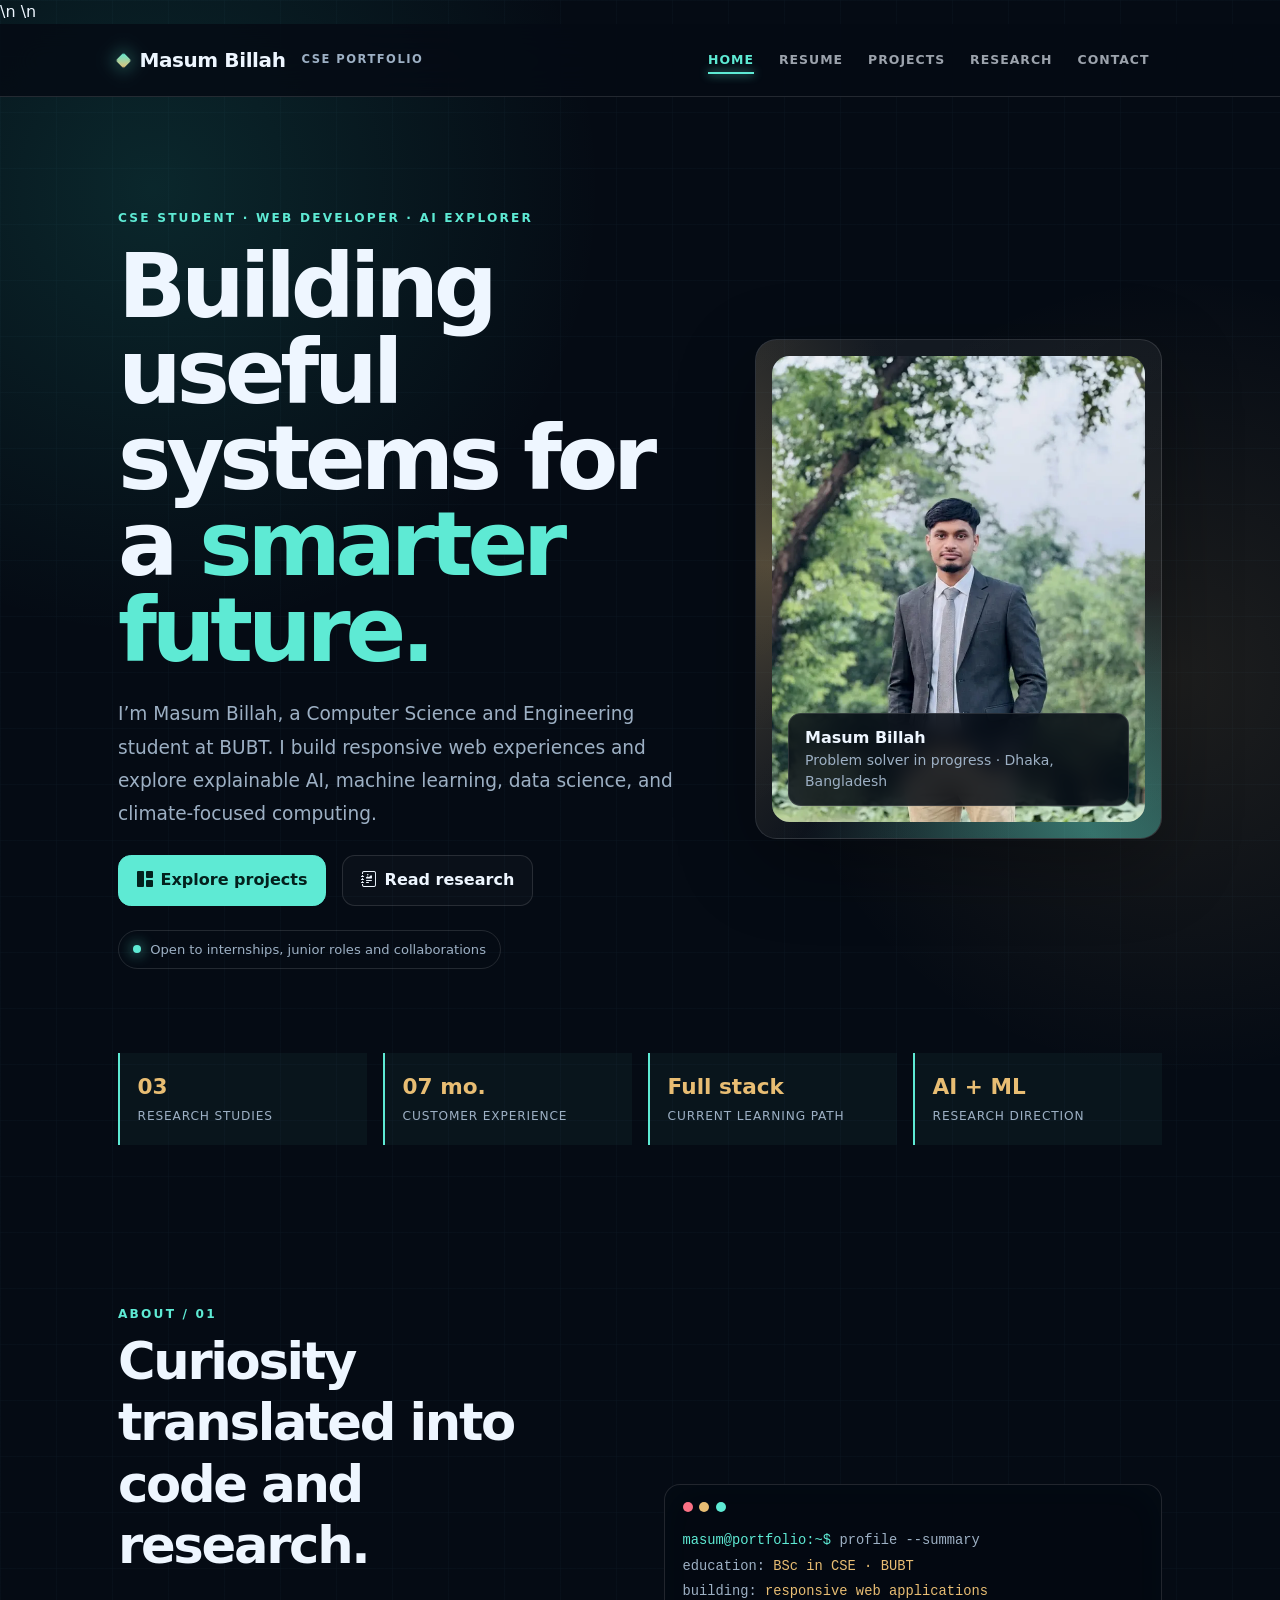
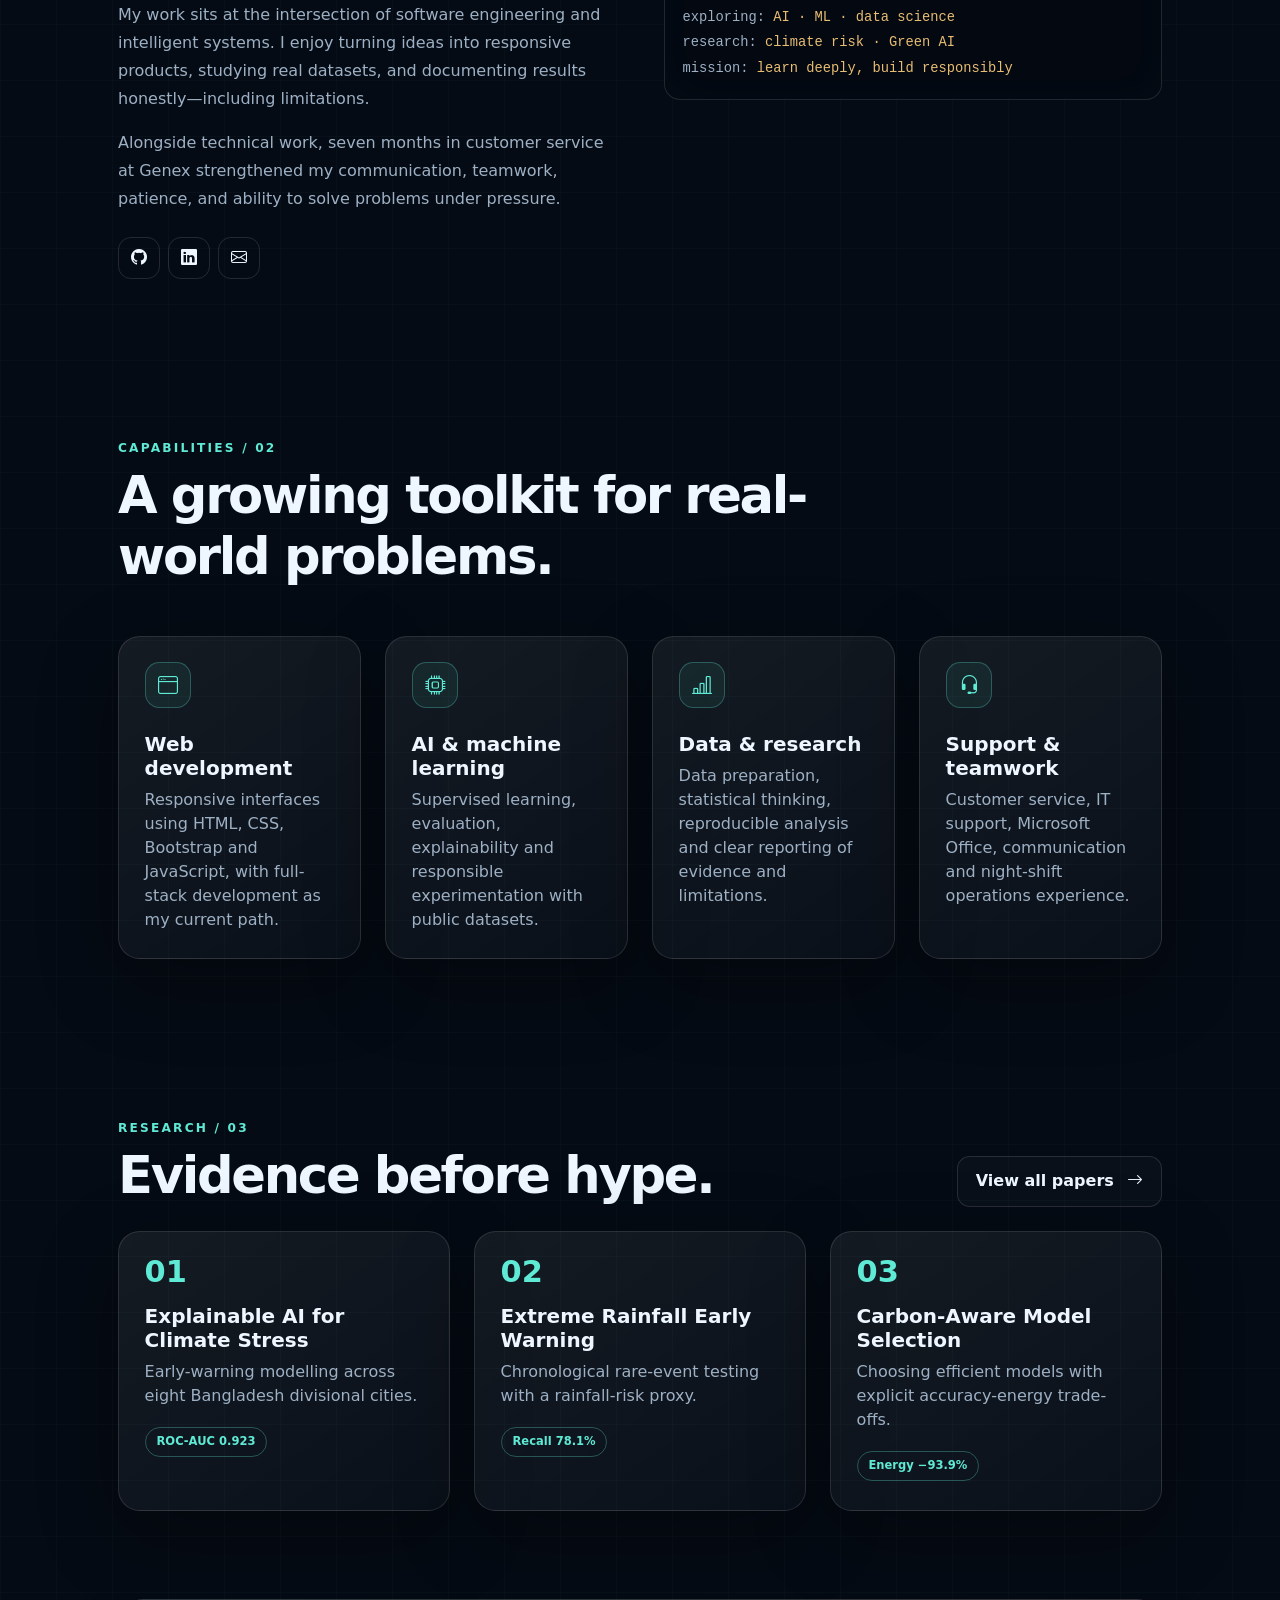
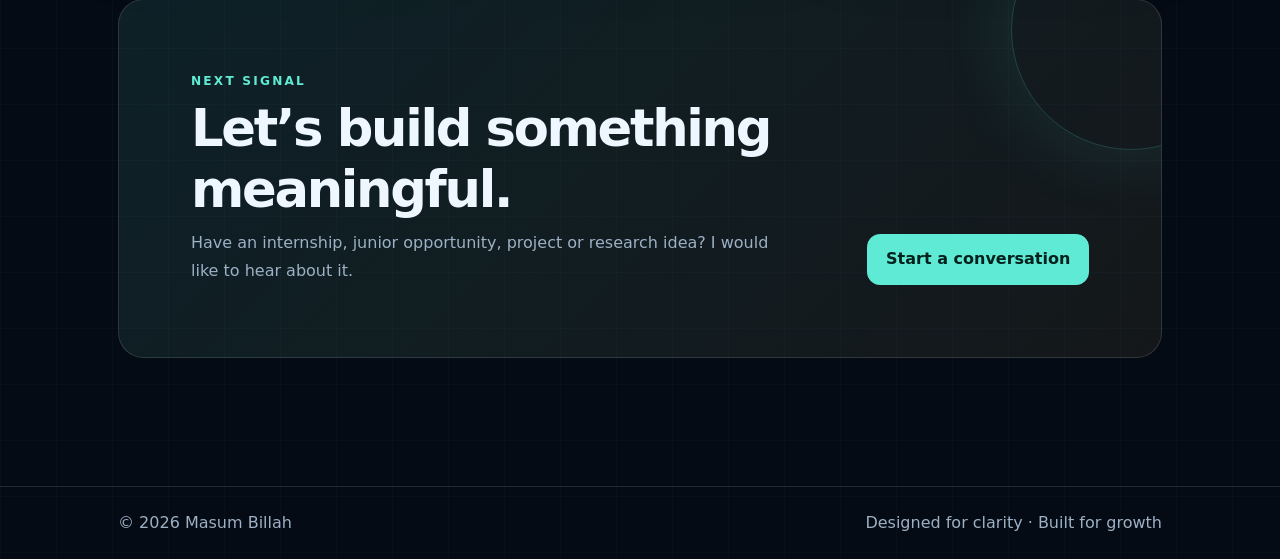
<file: index.html>
<!DOCTYPE html>
<html lang="en">
<head>
  <meta charset="UTF-8">
  <meta name="viewport" content="width=device-width, initial-scale=1.0">
  <meta name="description" content="Portfolio of Masum Billah, a CSE student, web developer, and aspiring AI and machine learning researcher.">
  <meta name="theme-color" content="#050b14">
  <meta name="author" content="Masum Billah">
  <link rel="canonical" href="https://gitwithmasum.github.io/masum-billah-portfolio/">
  <meta property="og:type" content="website">
  <meta property="og:title" content="Masum Billah | CSE, Web & AI">
  <meta property="og:description" content="Portfolio of Masum Billah, a CSE student, web developer, and aspiring AI and machine learning researcher.">
  <meta property="og:url" content="https://gitwithmasum.github.io/masum-billah-portfolio/">
  <meta property="og:image" content="https://gitwithmasum.github.io/masum-billah-portfolio/assets/images/formal-portrait.webp">
  <meta property="og:image:alt" content="Masum Billah">
  <meta name="twitter:card" content="summary_large_image">
  <title>Masum Billah | CSE, Web & AI</title>
  <link rel="icon" type="image/x-icon" href="assets/images/favicon.ico">
  <link rel="stylesheet" href="assets/css/bootstrap.css">
  <link rel="stylesheet" href="assets/css/portfolio.css">
  <link rel="preconnect" href="https://cdn.jsdelivr.net" crossorigin>\n  <link href="https://cdn.jsdelivr.net/npm/bootstrap-icons@1.8.1/font/bootstrap-icons.css" rel="stylesheet">
  <script type="application/ld+json">
  {
    "@context": "https://schema.org",
    "@type": "Person",
    "name": "Masum Billah",
    "url": "https://gitwithmasum.github.io/masum-billah-portfolio/",
    "image": "https://gitwithmasum.github.io/masum-billah-portfolio/assets/images/formal-portrait.webp",
    "jobTitle": "CSE Student and Web Developer",
    "sameAs": [
      "https://github.com/gitwithmasum",
      "https://www.linkedin.com/in/masumtheinvincible/"
    ],
    "knowsAbout": [
      "Web Development",
      "Artificial Intelligence",
      "Machine Learning",
      "Data Science",
      "Climate Risk Research"
    ]
  }
  </script>
</head>
<body>\n<a class="skip-link" href="#main-content">Skip to content</a>
<nav class="navbar site-nav navbar-expand-lg navbar-dark sticky-top py-3">
  <div class="container px-4 px-lg-5">
    <a class="navbar-brand d-flex align-items-center" href="index.html"><span class="brand-mark"></span><span>Masum Billah</span><span class="brand-label ms-3">CSE Portfolio</span></a>
    <button class="navbar-toggler" type="button" data-bs-toggle="collapse" data-bs-target="#siteNav" aria-controls="siteNav" aria-expanded="false" aria-label="Toggle navigation"><span class="navbar-toggler-icon"></span></button>
    <div class="collapse navbar-collapse" id="siteNav">
      <ul class="navbar-nav ms-auto mb-2 mb-lg-0">
        <li class="nav-item"><a class="nav-link active" aria-current="page" href="index.html">Home</a></li>
        <li class="nav-item"><a class="nav-link" href="pages/resume.html">Resume</a></li>
        <li class="nav-item"><a class="nav-link" href="pages/projects.html">Projects</a></li>
        <li class="nav-item"><a class="nav-link" href="pages/research.html">Research</a></li>
        <li class="nav-item"><a class="nav-link" href="pages/contact.html">Contact</a></li>
      </ul>
    </div>
  </div>
</nav>

<main id="main-content">
  <header class="page-hero">
    <div class="container px-4 px-lg-5">
      <div class="row g-5 align-items-center">
        <div class="col-lg-7">
          <div class="eyebrow mb-3">CSE student · Web developer · AI explorer</div>
          <h1 class="display-title mb-4">Building useful systems for a <span class="accent">smarter future.</span></h1>
          <p class="hero-copy mb-4">I’m Masum Billah, a Computer Science and Engineering student at BUBT. I build responsive web experiences and explore explainable AI, machine learning, data science, and climate-focused computing.</p>
          <div class="d-flex flex-wrap gap-3 mb-4">
            <a class="btn btn-primary-future" href="pages/projects.html"><i class="bi bi-grid-1x2-fill me-2"></i>Explore projects</a>
            <a class="btn btn-outline-future" href="pages/research.html"><i class="bi bi-journal-richtext me-2"></i>Read research</a>
          </div>
          <div class="status-chip"><span class="status-dot"></span>Open to internships, junior roles and collaborations</div>
        </div>
        <div class="col-lg-5">
          <div class="profile-frame glass-card">
            <img src="assets/images/formal-portrait.webp" alt="Portrait of Masum Billah" decoding="async" fetchpriority="high">
            <div class="profile-label"><strong>Masum Billah</strong><div class="muted small">Problem solver in progress · Dhaka, Bangladesh</div></div>
          </div>
        </div>
      </div>
    </div>
  </header>

  <section class="section-space pt-2" aria-labelledby="signal-heading">
    <div class="container px-4 px-lg-5">
      <h2 class="visually-hidden" id="signal-heading">Profile highlights</h2>
      <div class="row g-3">
        <div class="col-6 col-lg-3"><div class="stat"><strong>03</strong><span>Research studies</span></div></div>
        <div class="col-6 col-lg-3"><div class="stat"><strong>07 mo.</strong><span>Customer experience</span></div></div>
        <div class="col-6 col-lg-3"><div class="stat"><strong>Full stack</strong><span>Current learning path</span></div></div>
        <div class="col-6 col-lg-3"><div class="stat"><strong>AI + ML</strong><span>Research direction</span></div></div>
      </div>
    </div>
  </section>

  <section class="section-space" id="about" aria-labelledby="about-heading">
    <div class="container px-4 px-lg-5">
      <div class="row g-5 align-items-center">
        <div class="col-lg-6">
          <div class="eyebrow mb-2">About / 01</div>
          <h2 class="section-heading mb-4" id="about-heading">Curiosity translated into code and research.</h2>
          <p class="section-copy">My work sits at the intersection of software engineering and intelligent systems. I enjoy turning ideas into responsive products, studying real datasets, and documenting results honestly—including limitations.</p>
          <p class="section-copy">Alongside technical work, seven months in customer service at Genex strengthened my communication, teamwork, patience, and ability to solve problems under pressure.</p>
          <div class="d-flex gap-2 mt-4">
            <a class="social-link" href="https://github.com/gitwithmasum" target="_blank" rel="noopener" aria-label="GitHub"><i class="bi bi-github"></i></a>
            <a class="social-link" href="https://www.linkedin.com/in/masumtheinvincible/" target="_blank" rel="noopener" aria-label="LinkedIn"><i class="bi bi-linkedin"></i></a>
            <a class="social-link" href="mailto:masumtheinvincible@gmail.com" aria-label="Email"><i class="bi bi-envelope"></i></a>
          </div>
        </div>
        <div class="col-lg-6">
          <div class="terminal">
            <div class="terminal-top"><span class="terminal-dot"></span><span class="terminal-dot"></span><span class="terminal-dot"></span></div>
            <div class="terminal-line"><span class="prompt">masum@portfolio:~$</span> profile --summary</div>
            <div class="terminal-line">education: <span class="value">BSc in CSE · BUBT</span></div>
            <div class="terminal-line">building: <span class="value">responsive web applications</span></div>
            <div class="terminal-line">exploring: <span class="value">AI · ML · data science</span></div>
            <div class="terminal-line">research: <span class="value">climate risk · Green AI</span></div>
            <div class="terminal-line">mission: <span class="value">learn deeply, build responsibly</span></div>
          </div>
        </div>
      </div>
    </div>
  </section>

  <section class="section-space" aria-labelledby="capabilities-heading">
    <div class="container px-4 px-lg-5">
      <div class="eyebrow mb-2">Capabilities / 02</div>
      <h2 class="section-heading mb-5" id="capabilities-heading">A growing toolkit for real-world problems.</h2>
      <div class="row g-4">
        <div class="col-md-6 col-xl-3"><article class="feature-card"><span class="card-icon mb-4"><i class="bi bi-window"></i></span><h3 class="h5 fw-bold">Web development</h3><p class="muted mb-0">Responsive interfaces using HTML, CSS, Bootstrap and JavaScript, with full-stack development as my current path.</p></article></div>
        <div class="col-md-6 col-xl-3"><article class="feature-card"><span class="card-icon mb-4"><i class="bi bi-cpu"></i></span><h3 class="h5 fw-bold">AI & machine learning</h3><p class="muted mb-0">Supervised learning, evaluation, explainability and responsible experimentation with public datasets.</p></article></div>
        <div class="col-md-6 col-xl-3"><article class="feature-card"><span class="card-icon mb-4"><i class="bi bi-bar-chart-line"></i></span><h3 class="h5 fw-bold">Data & research</h3><p class="muted mb-0">Data preparation, statistical thinking, reproducible analysis and clear reporting of evidence and limitations.</p></article></div>
        <div class="col-md-6 col-xl-3"><article class="feature-card"><span class="card-icon mb-4"><i class="bi bi-headset"></i></span><h3 class="h5 fw-bold">Support & teamwork</h3><p class="muted mb-0">Customer service, IT support, Microsoft Office, communication and night-shift operations experience.</p></article></div>
      </div>
    </div>
  </section>

  <section class="section-space" aria-labelledby="research-heading">
    <div class="container px-4 px-lg-5">
      <div class="d-flex flex-column flex-lg-row justify-content-between align-items-lg-end gap-3 mb-4">
        <div><div class="eyebrow mb-2">Research / 03</div><h2 class="section-heading mb-0" id="research-heading">Evidence before hype.</h2></div>
        <a class="btn btn-outline-future" href="pages/research.html">View all papers <i class="bi bi-arrow-right ms-2"></i></a>
      </div>
      <div class="row g-4">
        <div class="col-lg-4"><article class="paper-card"><div class="card-number">01</div><h3 class="h5 fw-bold mt-3">Explainable AI for Climate Stress</h3><p class="muted">Early-warning modelling across eight Bangladesh divisional cities.</p><span class="tag">ROC-AUC 0.923</span></article></div>
        <div class="col-lg-4"><article class="paper-card"><div class="card-number">02</div><h3 class="h5 fw-bold mt-3">Extreme Rainfall Early Warning</h3><p class="muted">Chronological rare-event testing with a rainfall-risk proxy.</p><span class="tag">Recall 78.1%</span></article></div>
        <div class="col-lg-4"><article class="paper-card"><div class="card-number">03</div><h3 class="h5 fw-bold mt-3">Carbon-Aware Model Selection</h3><p class="muted">Choosing efficient models with explicit accuracy-energy trade-offs.</p><span class="tag">Energy −93.9%</span></article></div>
      </div>
    </div>
  </section>

  <section class="section-space pt-2">
    <div class="container px-4 px-lg-5">
      <div class="cta-panel">
        <div class="eyebrow mb-2">Next signal</div>
        <div class="row align-items-end g-4 position-relative" style="z-index:1">
          <div class="col-lg-8"><h2 class="section-heading mb-2">Let’s build something meaningful.</h2><p class="section-copy mb-0">Have an internship, junior opportunity, project or research idea? I would like to hear about it.</p></div>
          <div class="col-lg-4 text-lg-end"><a class="btn btn-primary-future" href="pages/contact.html">Start a conversation</a></div>
        </div>
      </div>
    </div>
  </section>
</main>

<footer class="site-footer py-4 mt-5">
  <div class="container px-4 px-lg-5 d-flex flex-column flex-sm-row justify-content-between gap-2"><span>&copy; 2026 Masum Billah</span><span>Designed for clarity · Built for growth</span></div>
</footer>
<script src="assets/js/bootstrap.bundle.js"></script>
</body>
</html>
</file>
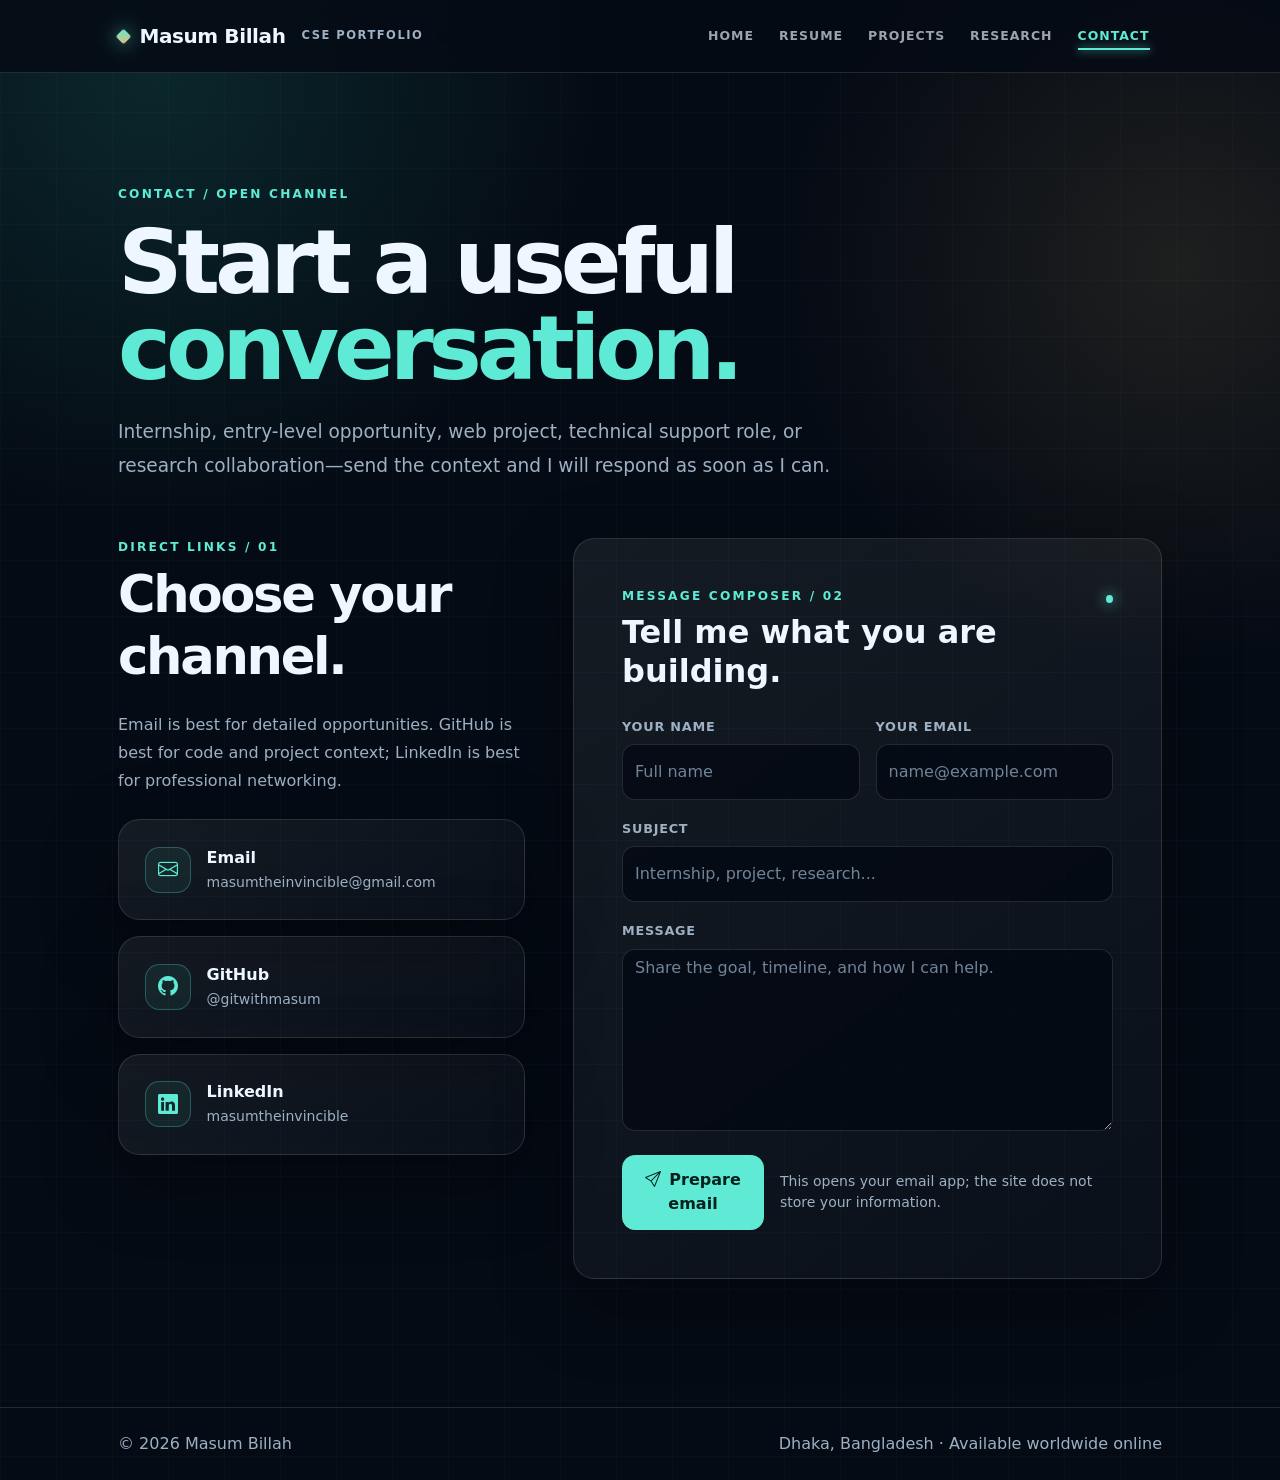
<file: contact.html>
<!DOCTYPE html>
<html lang="en">
<head>
  <meta charset="UTF-8">
  <meta name="viewport" content="width=device-width, initial-scale=1.0">
  <meta name="description" content="Contact Masum Billah for internships, junior roles, web projects, and research collaboration.">
  <title>Contact | Masum Billah</title>
  <link rel="icon" type="image/x-icon" href="assets/favicon.ico">
  <link rel="stylesheet" href="./bootstrap.css">
  <link rel="stylesheet" href="./portfolio.css">
  <link href="https://cdn.jsdelivr.net/npm/bootstrap-icons@1.8.1/font/bootstrap-icons.css" rel="stylesheet">
</head>
<body>
<nav class="navbar site-nav navbar-expand-lg navbar-dark sticky-top py-3">
  <div class="container px-4 px-lg-5">
    <a class="navbar-brand d-flex align-items-center" href="index.html"><span class="brand-mark"></span><span>Masum Billah</span><span class="brand-label ms-3">CSE Portfolio</span></a>
    <button class="navbar-toggler" type="button" data-bs-toggle="collapse" data-bs-target="#siteNav" aria-controls="siteNav" aria-expanded="false" aria-label="Toggle navigation"><span class="navbar-toggler-icon"></span></button>
    <div class="collapse navbar-collapse" id="siteNav"><ul class="navbar-nav ms-auto mb-2 mb-lg-0">
      <li class="nav-item"><a class="nav-link" href="index.html">Home</a></li><li class="nav-item"><a class="nav-link" href="resume.html">Resume</a></li><li class="nav-item"><a class="nav-link" href="projects.html">Projects</a></li><li class="nav-item"><a class="nav-link" href="research.html">Research</a></li><li class="nav-item"><a class="nav-link active" aria-current="page" href="contact.html">Contact</a></li>
    </ul></div>
  </div>
</nav>

<main>
  <header class="page-hero compact">
    <div class="container px-4 px-lg-5">
      <div class="eyebrow mb-3">Contact / open channel</div>
      <h1 class="display-title mb-4">Start a useful <span class="accent">conversation.</span></h1>
      <p class="hero-copy mb-0">Internship, entry-level opportunity, web project, technical support role, or research collaboration—send the context and I will respond as soon as I can.</p>
    </div>
  </header>

  <section class="section-space pt-2" aria-labelledby="contact-heading">
    <div class="container px-4 px-lg-5">
      <div class="row g-4 g-lg-5">
        <div class="col-lg-5">
          <div class="eyebrow mb-2">Direct links / 01</div>
          <h2 class="section-heading h1 mb-4" id="contact-heading">Choose your channel.</h2>
          <p class="section-copy mb-4">Email is best for detailed opportunities. GitHub is best for code and project context; LinkedIn is best for professional networking.</p>
          <div class="d-grid gap-3">
            <a class="contact-card contact-link" href="mailto:masumtheinvincible@gmail.com"><span class="card-icon"><i class="bi bi-envelope"></i></span><span><strong class="d-block">Email</strong><small class="muted">masumtheinvincible@gmail.com</small></span></a>
            <a class="contact-card contact-link" href="https://github.com/gitwithmasum" target="_blank" rel="noopener"><span class="card-icon"><i class="bi bi-github"></i></span><span><strong class="d-block">GitHub</strong><small class="muted">@gitwithmasum</small></span></a>
            <a class="contact-card contact-link" href="https://www.linkedin.com/in/masumtheinvincible/" target="_blank" rel="noopener"><span class="card-icon"><i class="bi bi-linkedin"></i></span><span><strong class="d-block">LinkedIn</strong><small class="muted">masumtheinvincible</small></span></a>
          </div>
        </div>
        <div class="col-lg-7">
          <div class="glass-card p-4 p-md-5">
            <div class="d-flex justify-content-between align-items-start gap-3 mb-4"><div><div class="eyebrow mb-2">Message composer / 02</div><h2 class="h2 fw-bold mb-0">Tell me what you are building.</h2></div><span class="status-dot mt-2" aria-hidden="true"></span></div>
            <form id="contactForm">
              <div class="row g-3">
                <div class="col-md-6"><label class="form-label" for="name">Your name</label><input class="form-control" id="name" name="name" type="text" placeholder="Full name" required></div>
                <div class="col-md-6"><label class="form-label" for="email">Your email</label><input class="form-control" id="email" name="email" type="email" placeholder="name@example.com" required></div>
                <div class="col-12"><label class="form-label" for="subject">Subject</label><input class="form-control" id="subject" name="subject" type="text" placeholder="Internship, project, research..." required></div>
                <div class="col-12"><label class="form-label" for="message">Message</label><textarea class="form-control" id="message" name="message" rows="7" placeholder="Share the goal, timeline, and how I can help." required></textarea></div>
                <div class="col-12 d-flex flex-column flex-sm-row align-items-sm-center gap-3 mt-4"><button class="btn btn-primary-future" type="submit"><i class="bi bi-send me-2"></i>Prepare email</button><small class="muted">This opens your email app; the site does not store your information.</small></div>
              </div>
            </form>
          </div>
        </div>
      </div>
    </div>
  </section>
</main>

<footer class="site-footer py-4 mt-5"><div class="container px-4 px-lg-5 d-flex flex-column flex-sm-row justify-content-between gap-2"><span>&copy; 2026 Masum Billah</span><span>Dhaka, Bangladesh · Available worldwide online</span></div></footer>
<script src="./bootstrap.bundle.js"></script>
<script>
  document.getElementById('contactForm').addEventListener('submit', function (event) {
    event.preventDefault();
    const data = new FormData(event.currentTarget);
    const subject = encodeURIComponent(data.get('subject'));
    const body = encodeURIComponent(`Hello Masum,\n\n${data.get('message')}\n\nFrom: ${data.get('name')}\nEmail: ${data.get('email')}`);
    window.location.href = `mailto:masumtheinvincible@gmail.com?subject=${subject}&body=${body}`;
  });
</script>
</body>
</html>
</file>
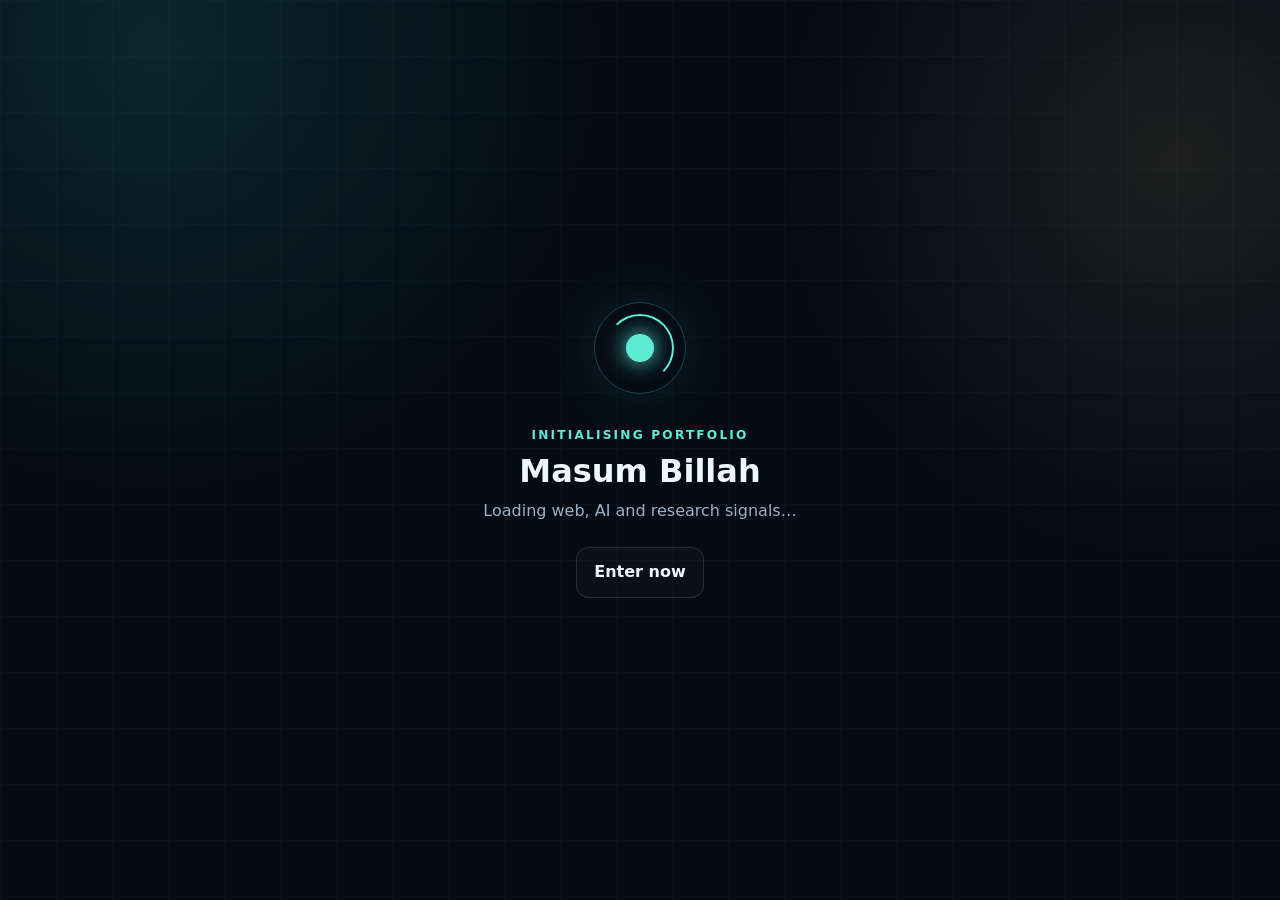
<file: loader.html>
<!DOCTYPE html>
<html lang="en">
<head>
  <meta charset="UTF-8">
  <meta name="viewport" content="width=device-width, initial-scale=1.0">
  <meta http-equiv="refresh" content="2;url=index.html">
  <meta name="description" content="Loading the portfolio of Masum Billah.">
  <title>Loading | Masum Billah</title>
  <link rel="icon" type="image/x-icon" href="assets/favicon.ico">
  <link rel="stylesheet" href="./bootstrap.css">
  <link rel="stylesheet" href="./portfolio.css">
  <style>
    .loader-screen{min-height:100vh;display:grid;place-items:center;padding:2rem;text-align:center}
    .loader-core{position:relative;width:92px;height:92px;margin:0 auto 2rem;border:1px solid rgba(94,234,212,.25);border-radius:50%;box-shadow:0 0 60px rgba(94,234,212,.12)}
    .loader-core::before,.loader-core::after{content:"";position:absolute;border-radius:50%}
    .loader-core::before{inset:11px;border:2px solid transparent;border-top-color:var(--teal);border-right-color:var(--teal);animation:spin 1.2s linear infinite}
    .loader-core::after{inset:31px;background:var(--teal);box-shadow:0 0 22px var(--teal);animation:pulse 1s ease-in-out infinite alternate}
    @keyframes spin{to{transform:rotate(360deg)}}
    @keyframes pulse{to{transform:scale(.68);opacity:.58}}
  </style>
</head>
<body>
  <main class="loader-screen">
    <div>
      <div class="loader-core" aria-hidden="true"></div>
      <div class="eyebrow mb-2">Initialising portfolio</div>
      <h1 class="h2 fw-bold mb-2">Masum Billah</h1>
      <p class="muted mb-4">Loading web, AI and research signals…</p>
      <a class="btn btn-outline-future" href="index.html">Enter now</a>
    </div>
  </main>
</body>
</html>
</file>
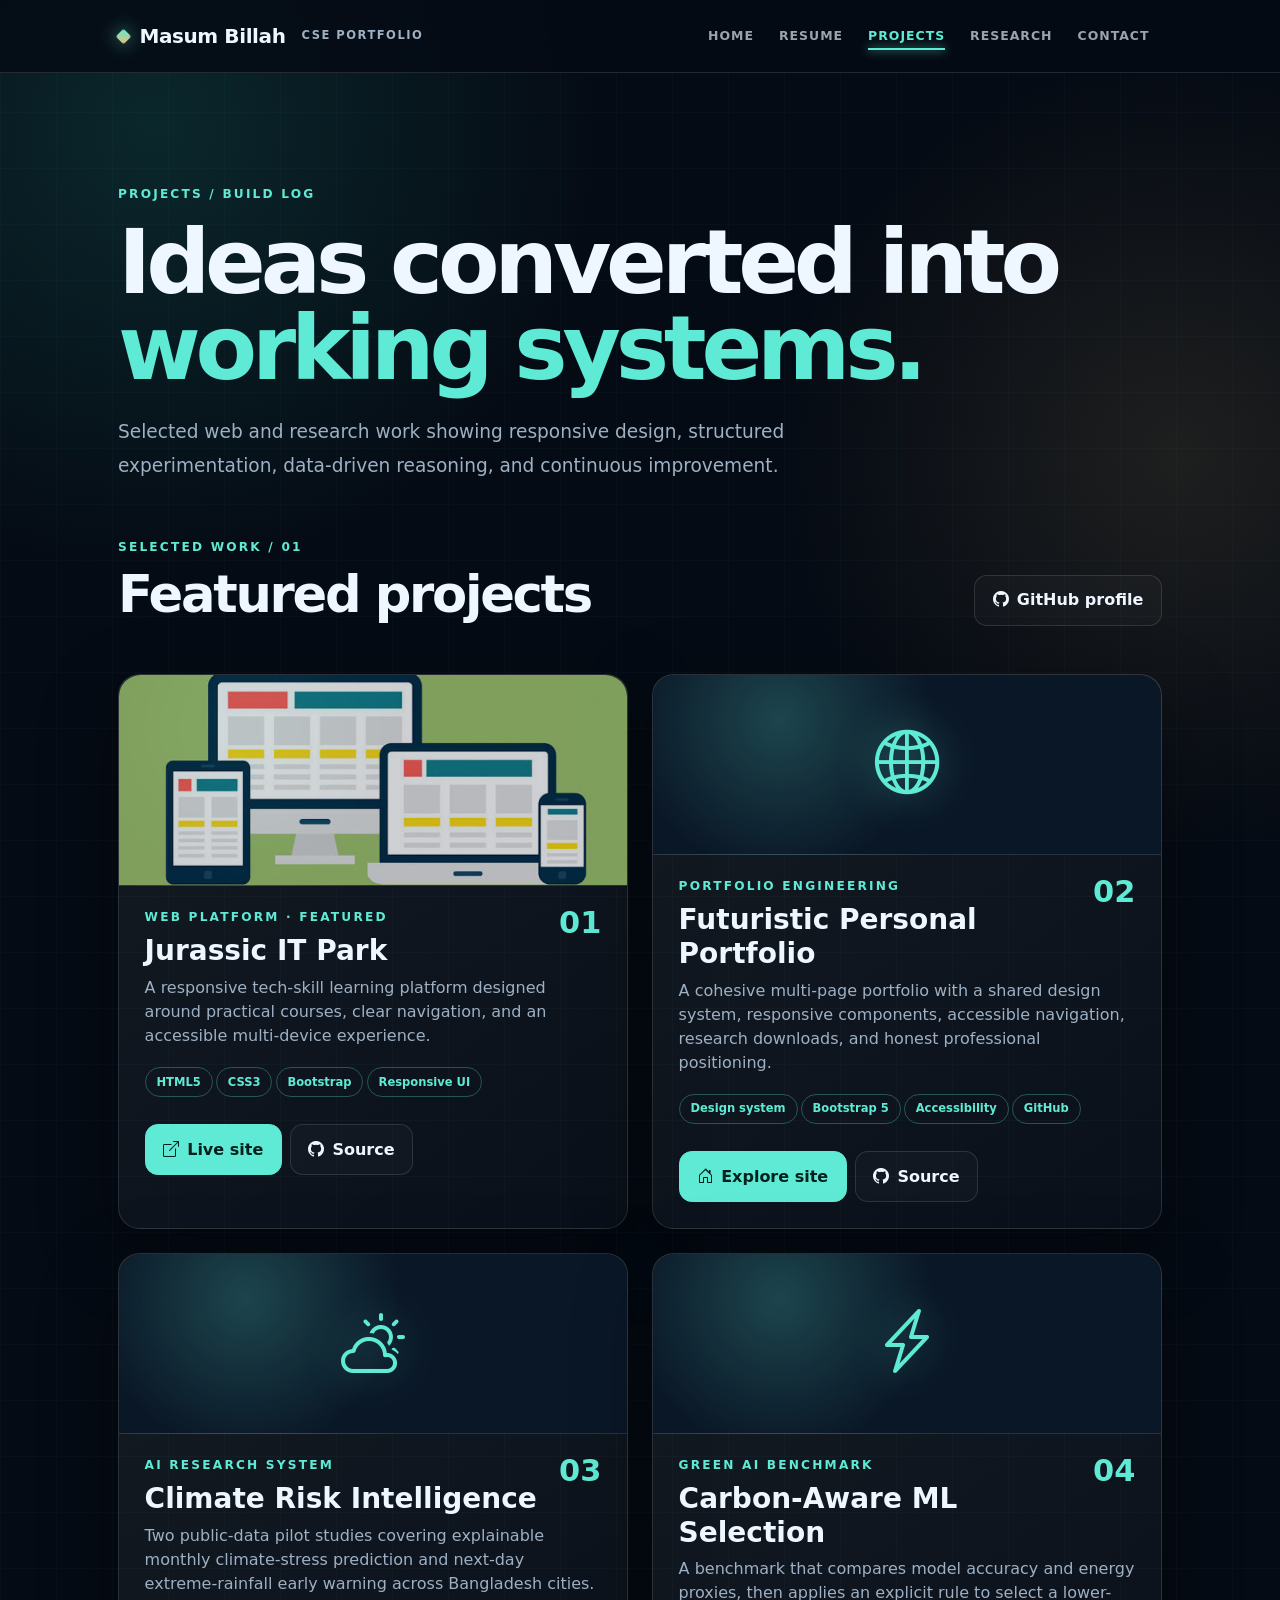
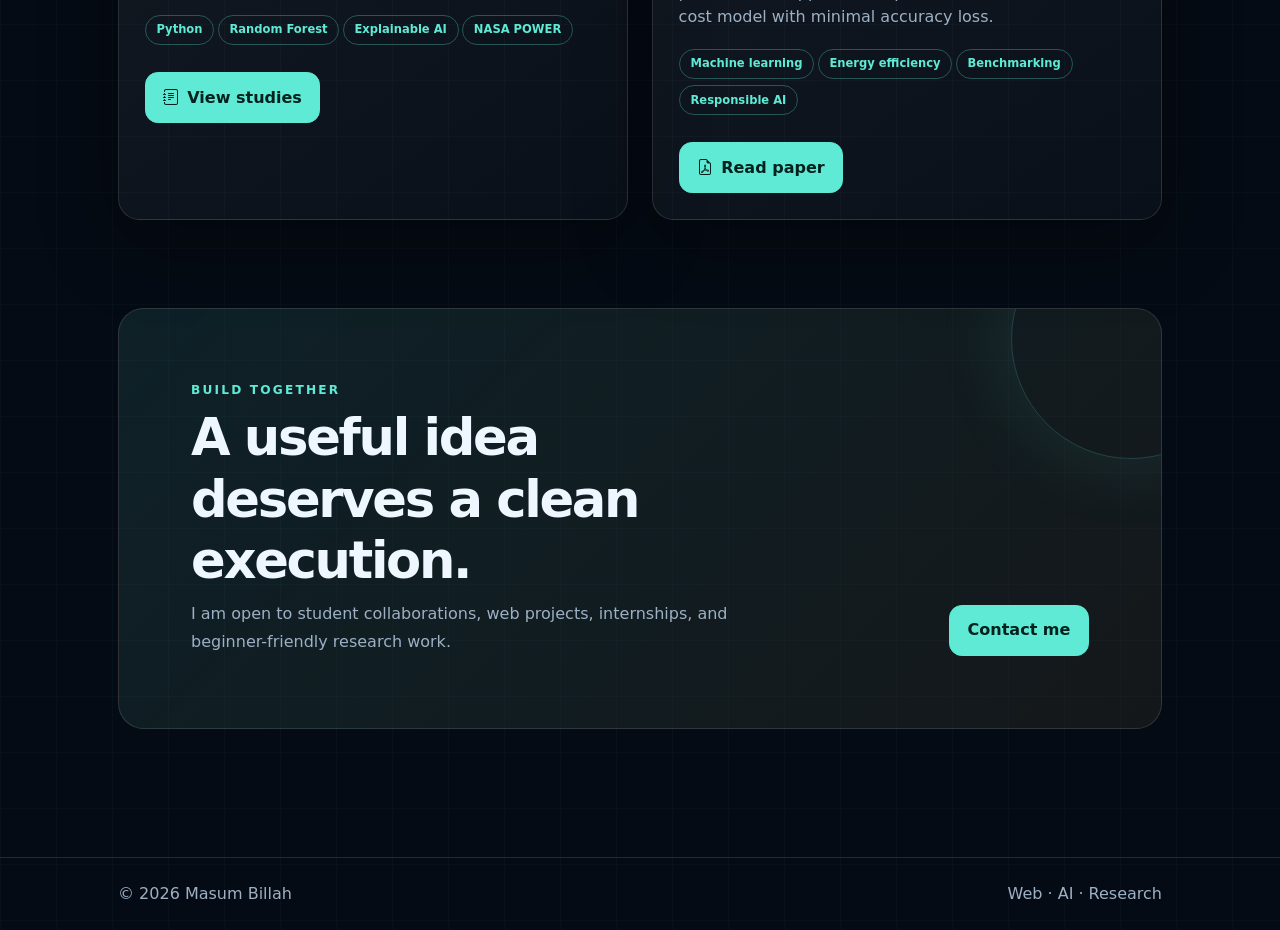
<file: projects.html>
<!DOCTYPE html>
<html lang="en">
<head>
  <meta charset="UTF-8">
  <meta name="viewport" content="width=device-width, initial-scale=1.0">
  <meta name="description" content="Web development and research projects by Masum Billah.">
  <title>Projects | Masum Billah</title>
  <link rel="icon" type="image/x-icon" href="assets/favicon.ico">
  <link rel="stylesheet" href="./bootstrap.css">
  <link rel="stylesheet" href="./portfolio.css">
  <link href="https://cdn.jsdelivr.net/npm/bootstrap-icons@1.8.1/font/bootstrap-icons.css" rel="stylesheet">
</head>
<body>
<nav class="navbar site-nav navbar-expand-lg navbar-dark sticky-top py-3">
  <div class="container px-4 px-lg-5">
    <a class="navbar-brand d-flex align-items-center" href="index.html"><span class="brand-mark"></span><span>Masum Billah</span><span class="brand-label ms-3">CSE Portfolio</span></a>
    <button class="navbar-toggler" type="button" data-bs-toggle="collapse" data-bs-target="#siteNav" aria-controls="siteNav" aria-expanded="false" aria-label="Toggle navigation"><span class="navbar-toggler-icon"></span></button>
    <div class="collapse navbar-collapse" id="siteNav"><ul class="navbar-nav ms-auto mb-2 mb-lg-0">
      <li class="nav-item"><a class="nav-link" href="index.html">Home</a></li><li class="nav-item"><a class="nav-link" href="resume.html">Resume</a></li><li class="nav-item"><a class="nav-link active" aria-current="page" href="projects.html">Projects</a></li><li class="nav-item"><a class="nav-link" href="research.html">Research</a></li><li class="nav-item"><a class="nav-link" href="contact.html">Contact</a></li>
    </ul></div>
  </div>
</nav>

<main>
  <header class="page-hero compact">
    <div class="container px-4 px-lg-5">
      <div class="eyebrow mb-3">Projects / build log</div>
      <h1 class="display-title mb-4">Ideas converted into <span class="accent">working systems.</span></h1>
      <p class="hero-copy mb-0">Selected web and research work showing responsive design, structured experimentation, data-driven reasoning, and continuous improvement.</p>
    </div>
  </header>

  <section class="section-space pt-2" aria-labelledby="featured-heading">
    <div class="container px-4 px-lg-5">
      <div class="d-flex flex-column flex-lg-row justify-content-between align-items-lg-end gap-3 mb-5"><div><div class="eyebrow mb-2">Selected work / 01</div><h2 class="section-heading mb-0" id="featured-heading">Featured projects</h2></div><a class="btn btn-outline-future" href="https://github.com/gitwithmasum" target="_blank" rel="noopener"><i class="bi bi-github me-2"></i>GitHub profile</a></div>
      <div class="row g-4">
        <div class="col-lg-6">
          <article class="project-card">
            <div class="project-visual"><img src="assets/gamma.jpg" alt="Jurassic IT Park learning platform preview"></div>
            <div class="d-flex justify-content-between align-items-start gap-3"><div><div class="eyebrow mb-2">Web platform · Featured</div><h3 class="h3 fw-bold">Jurassic IT Park</h3></div><span class="card-number">01</span></div>
            <p class="muted">A responsive tech-skill learning platform designed around practical courses, clear navigation, and an accessible multi-device experience.</p>
            <div class="mb-4"><span class="tag">HTML5</span><span class="tag">CSS3</span><span class="tag">Bootstrap</span><span class="tag">Responsive UI</span></div>
            <div class="d-flex flex-wrap gap-2"><a class="btn btn-primary-future" href="https://gitwithmasum.github.io/Jurassic-IT-Park/" target="_blank" rel="noopener"><i class="bi bi-box-arrow-up-right me-2"></i>Live site</a><a class="btn btn-outline-future" href="https://github.com/gitwithmasum/Jurassic-IT-Park" target="_blank" rel="noopener"><i class="bi bi-github me-2"></i>Source</a></div>
          </article>
        </div>
        <div class="col-lg-6">
          <article class="project-card">
            <div class="project-visual"><i class="bi bi-globe2 project-glyph" aria-hidden="true"></i></div>
            <div class="d-flex justify-content-between align-items-start gap-3"><div><div class="eyebrow mb-2">Portfolio engineering</div><h3 class="h3 fw-bold">Futuristic Personal Portfolio</h3></div><span class="card-number">02</span></div>
            <p class="muted">A cohesive multi-page portfolio with a shared design system, responsive components, accessible navigation, research downloads, and honest professional positioning.</p>
            <div class="mb-4"><span class="tag">Design system</span><span class="tag">Bootstrap 5</span><span class="tag">Accessibility</span><span class="tag">GitHub</span></div>
            <div class="d-flex flex-wrap gap-2"><a class="btn btn-primary-future" href="index.html"><i class="bi bi-house-door me-2"></i>Explore site</a><a class="btn btn-outline-future" href="https://github.com/gitwithmasum/Project-Alpha-1.0" target="_blank" rel="noopener"><i class="bi bi-github me-2"></i>Source</a></div>
          </article>
        </div>
        <div class="col-lg-6">
          <article class="project-card">
            <div class="project-visual"><i class="bi bi-cloud-sun project-glyph" aria-hidden="true"></i></div>
            <div class="d-flex justify-content-between align-items-start gap-3"><div><div class="eyebrow mb-2">AI research system</div><h3 class="h3 fw-bold">Climate Risk Intelligence</h3></div><span class="card-number">03</span></div>
            <p class="muted">Two public-data pilot studies covering explainable monthly climate-stress prediction and next-day extreme-rainfall early warning across Bangladesh cities.</p>
            <div class="mb-4"><span class="tag">Python</span><span class="tag">Random Forest</span><span class="tag">Explainable AI</span><span class="tag">NASA POWER</span></div>
            <a class="btn btn-primary-future" href="research.html"><i class="bi bi-journal-text me-2"></i>View studies</a>
          </article>
        </div>
        <div class="col-lg-6">
          <article class="project-card">
            <div class="project-visual"><i class="bi bi-lightning-charge project-glyph" aria-hidden="true"></i></div>
            <div class="d-flex justify-content-between align-items-start gap-3"><div><div class="eyebrow mb-2">Green AI benchmark</div><h3 class="h3 fw-bold">Carbon-Aware ML Selection</h3></div><span class="card-number">04</span></div>
            <p class="muted">A benchmark that compares model accuracy and energy proxies, then applies an explicit rule to select a lower-cost model with minimal accuracy loss.</p>
            <div class="mb-4"><span class="tag">Machine learning</span><span class="tag">Energy efficiency</span><span class="tag">Benchmarking</span><span class="tag">Responsible AI</span></div>
            <a class="btn btn-primary-future" href="research/03_Carbon_Aware_AI_Model_Selection_Pilot_Study.pdf" target="_blank" rel="noopener"><i class="bi bi-file-earmark-pdf me-2"></i>Read paper</a>
          </article>
        </div>
      </div>
    </div>
  </section>

  <section class="section-space pt-2"><div class="container px-4 px-lg-5"><div class="cta-panel"><div class="row align-items-end g-4 position-relative" style="z-index:1"><div class="col-lg-8"><div class="eyebrow mb-2">Build together</div><h2 class="section-heading mb-2">A useful idea deserves a clean execution.</h2><p class="section-copy mb-0">I am open to student collaborations, web projects, internships, and beginner-friendly research work.</p></div><div class="col-lg-4 text-lg-end"><a class="btn btn-primary-future" href="contact.html">Contact me</a></div></div></div></div></section>
</main>

<footer class="site-footer py-4 mt-5"><div class="container px-4 px-lg-5 d-flex flex-column flex-sm-row justify-content-between gap-2"><span>&copy; 2026 Masum Billah</span><span>Web · AI · Research</span></div></footer>
<script src="./bootstrap.bundle.js"></script>
</body>
</html>
</file>
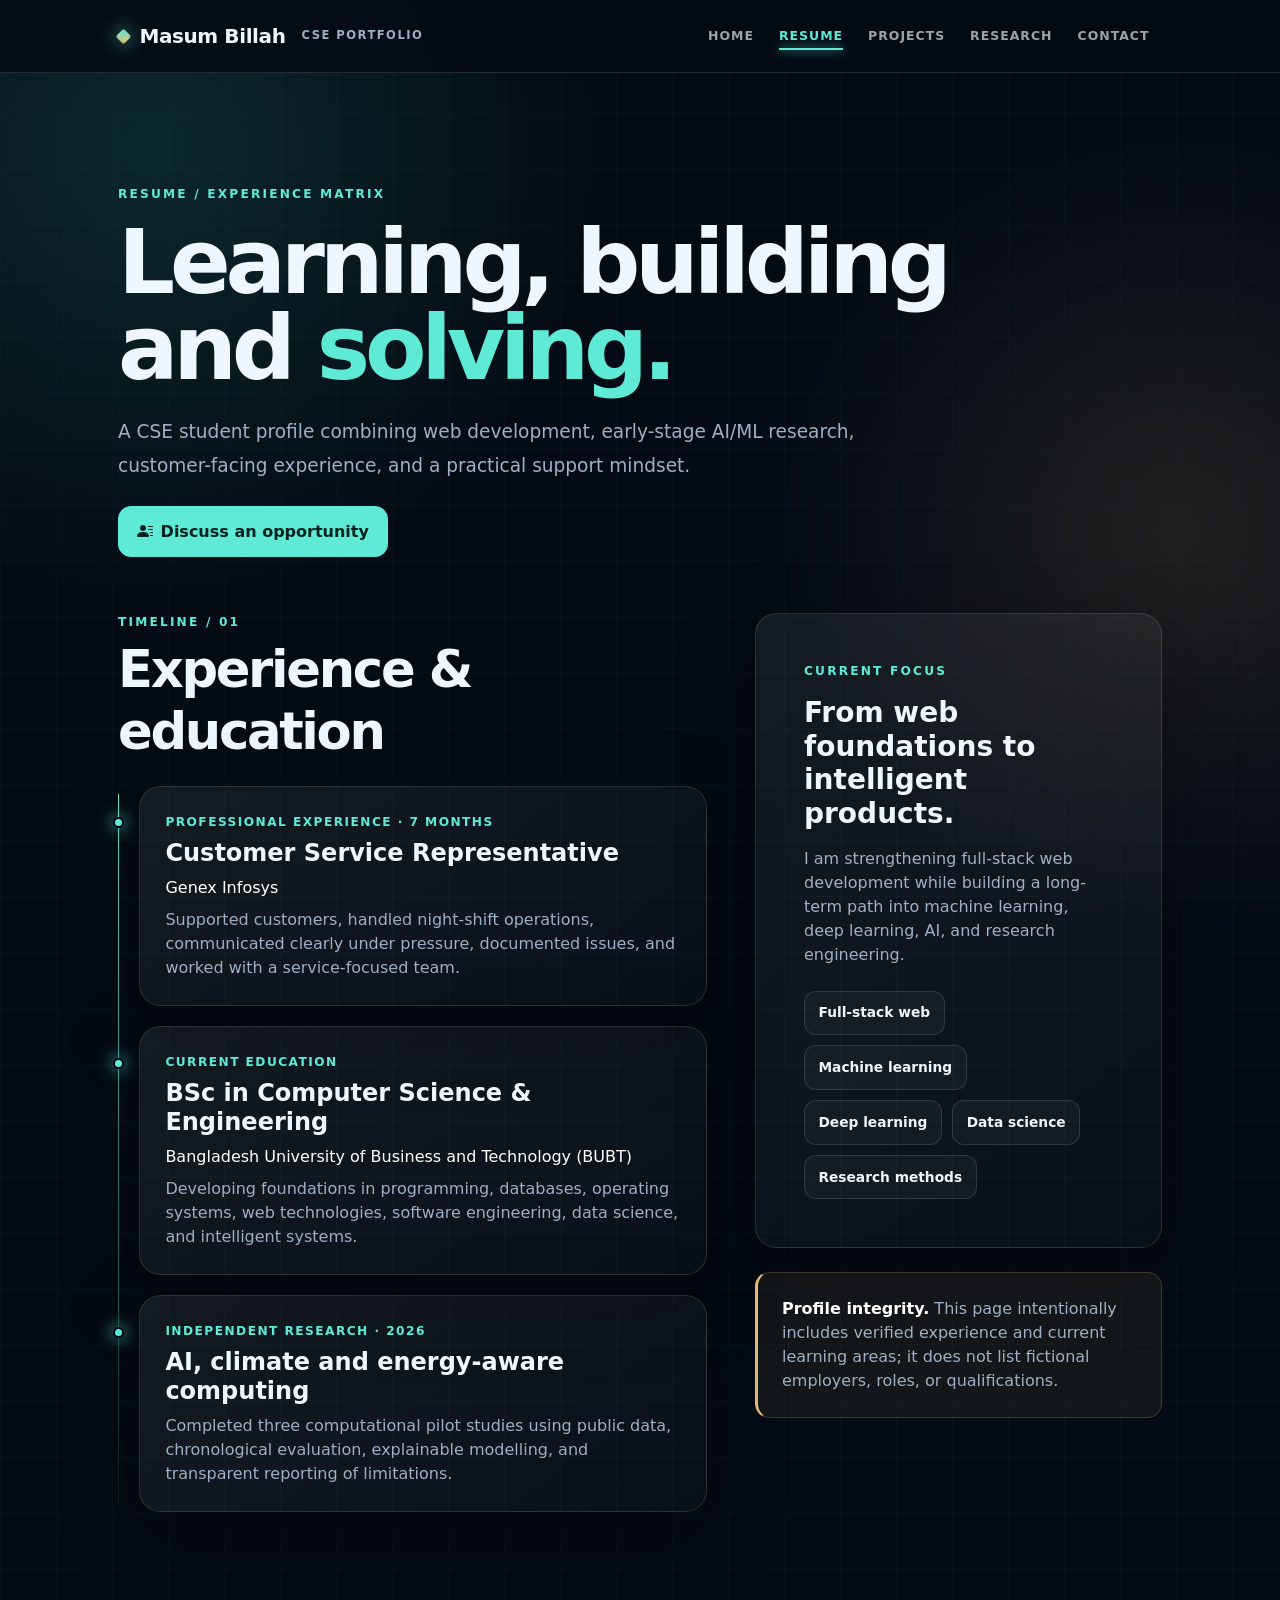
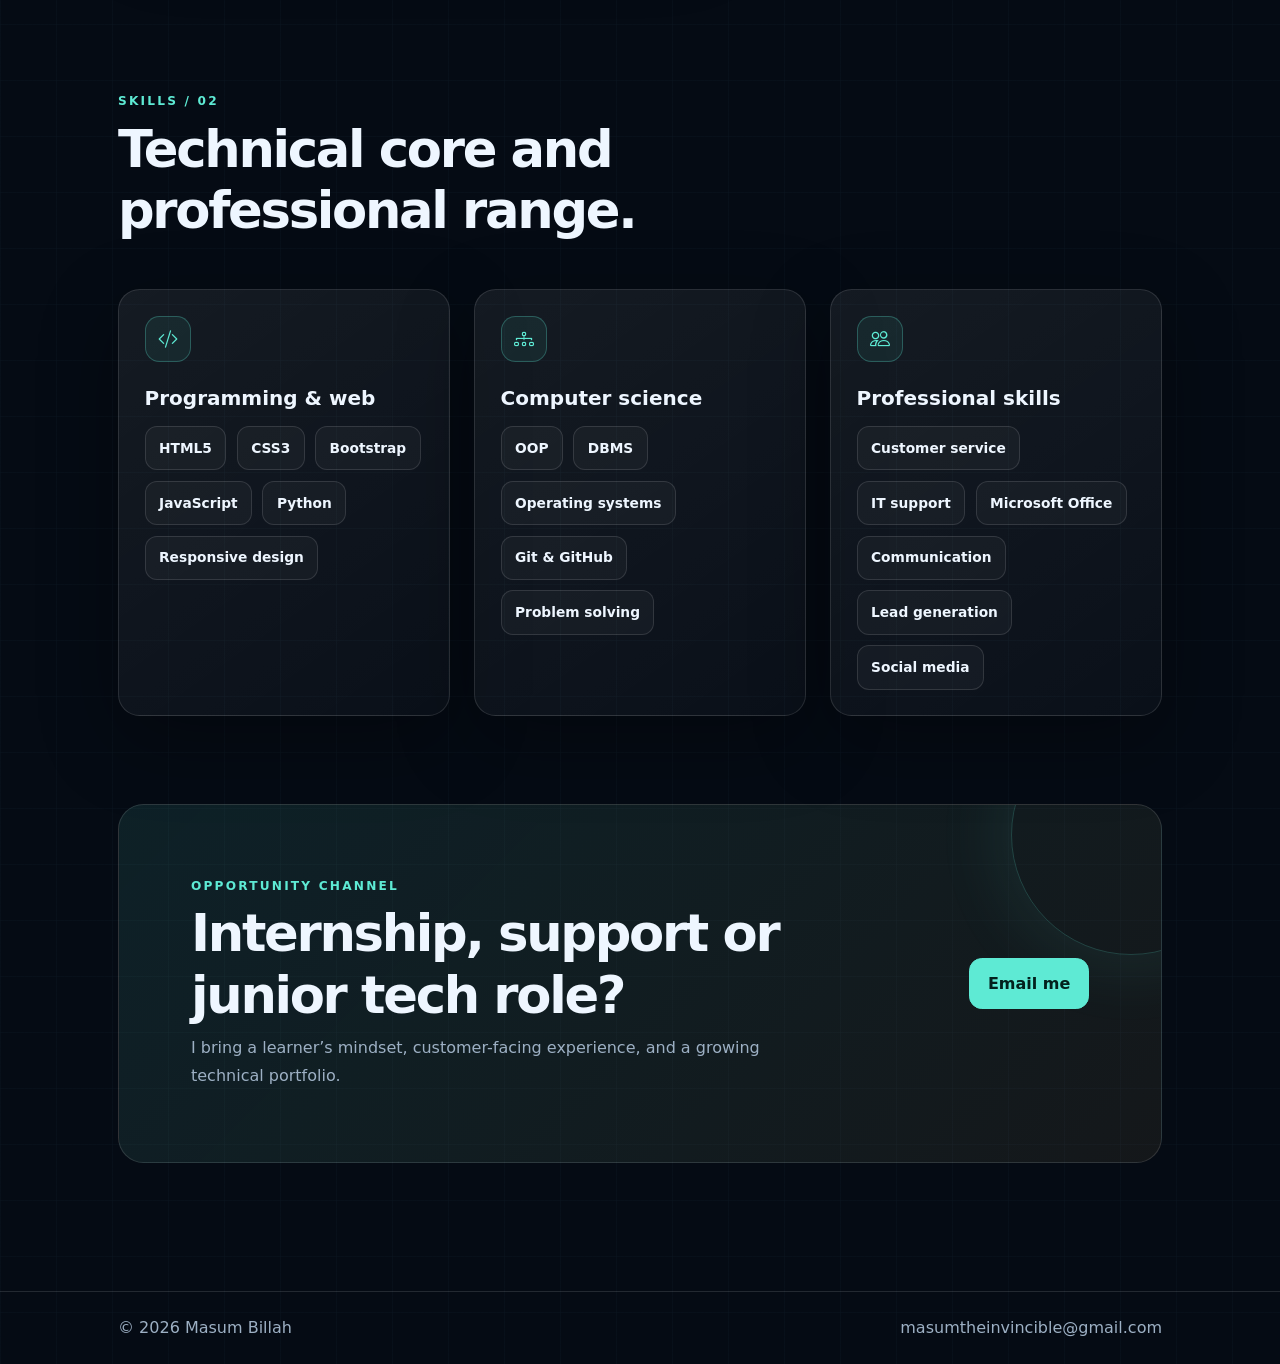
<file: resume.html>
<!DOCTYPE html>
<html lang="en">
<head>
  <meta charset="UTF-8">
  <meta name="viewport" content="width=device-width, initial-scale=1.0">
  <meta name="description" content="Education, experience, technical skills, and research interests of Masum Billah.">
  <title>Resume | Masum Billah</title>
  <link rel="icon" type="image/x-icon" href="assets/favicon.ico">
  <link rel="stylesheet" href="./bootstrap.css">
  <link rel="stylesheet" href="./portfolio.css">
  <link href="https://cdn.jsdelivr.net/npm/bootstrap-icons@1.8.1/font/bootstrap-icons.css" rel="stylesheet">
</head>
<body>
<nav class="navbar site-nav navbar-expand-lg navbar-dark sticky-top py-3">
  <div class="container px-4 px-lg-5">
    <a class="navbar-brand d-flex align-items-center" href="index.html"><span class="brand-mark"></span><span>Masum Billah</span><span class="brand-label ms-3">CSE Portfolio</span></a>
    <button class="navbar-toggler" type="button" data-bs-toggle="collapse" data-bs-target="#siteNav" aria-controls="siteNav" aria-expanded="false" aria-label="Toggle navigation"><span class="navbar-toggler-icon"></span></button>
    <div class="collapse navbar-collapse" id="siteNav"><ul class="navbar-nav ms-auto mb-2 mb-lg-0">
      <li class="nav-item"><a class="nav-link" href="index.html">Home</a></li><li class="nav-item"><a class="nav-link active" aria-current="page" href="resume.html">Resume</a></li><li class="nav-item"><a class="nav-link" href="projects.html">Projects</a></li><li class="nav-item"><a class="nav-link" href="research.html">Research</a></li><li class="nav-item"><a class="nav-link" href="contact.html">Contact</a></li>
    </ul></div>
  </div>
</nav>

<main>
  <header class="page-hero compact">
    <div class="container px-4 px-lg-5">
      <div class="eyebrow mb-3">Resume / experience matrix</div>
      <h1 class="display-title mb-4">Learning, building and <span class="accent">solving.</span></h1>
      <p class="hero-copy mb-4">A CSE student profile combining web development, early-stage AI/ML research, customer-facing experience, and a practical support mindset.</p>
      <a class="btn btn-primary-future" href="contact.html"><i class="bi bi-person-lines-fill me-2"></i>Discuss an opportunity</a>
    </div>
  </header>

  <section class="section-space pt-2" aria-labelledby="experience-heading">
    <div class="container px-4 px-lg-5">
      <div class="row g-5">
        <div class="col-lg-7">
          <div class="eyebrow mb-2">Timeline / 01</div>
          <h2 class="section-heading h1 mb-4" id="experience-heading">Experience & education</h2>
          <div class="timeline">
            <article class="timeline-card">
              <div class="timeline-meta mb-2">Professional experience · 7 months</div>
              <h3 class="h4 fw-bold">Customer Service Representative</h3>
              <p class="text-white mb-2">Genex Infosys</p>
              <p class="muted mb-0">Supported customers, handled night-shift operations, communicated clearly under pressure, documented issues, and worked with a service-focused team.</p>
            </article>
            <article class="timeline-card">
              <div class="timeline-meta mb-2">Current education</div>
              <h3 class="h4 fw-bold">BSc in Computer Science & Engineering</h3>
              <p class="text-white mb-2">Bangladesh University of Business and Technology (BUBT)</p>
              <p class="muted mb-0">Developing foundations in programming, databases, operating systems, web technologies, software engineering, data science, and intelligent systems.</p>
            </article>
            <article class="timeline-card">
              <div class="timeline-meta mb-2">Independent research · 2026</div>
              <h3 class="h4 fw-bold">AI, climate and energy-aware computing</h3>
              <p class="muted mb-0">Completed three computational pilot studies using public data, chronological evaluation, explainable modelling, and transparent reporting of limitations.</p>
            </article>
          </div>
        </div>

        <div class="col-lg-5">
          <div class="glass-card p-4 p-xl-5 mb-4">
            <div class="eyebrow mb-3">Current focus</div>
            <h2 class="h3 fw-bold mb-3">From web foundations to intelligent products.</h2>
            <p class="muted">I am strengthening full-stack web development while building a long-term path into machine learning, deep learning, AI, and research engineering.</p>
            <div class="skill-cloud mt-4"><span class="skill-pill">Full-stack web</span><span class="skill-pill">Machine learning</span><span class="skill-pill">Deep learning</span><span class="skill-pill">Data science</span><span class="skill-pill">Research methods</span></div>
          </div>
          <div class="integrity"><strong class="text-white">Profile integrity.</strong> This page intentionally includes verified experience and current learning areas; it does not list fictional employers, roles, or qualifications.</div>
        </div>
      </div>
    </div>
  </section>

  <section class="section-space" aria-labelledby="skills-heading">
    <div class="container px-4 px-lg-5">
      <div class="eyebrow mb-2">Skills / 02</div>
      <h2 class="section-heading mb-5" id="skills-heading">Technical core and professional range.</h2>
      <div class="row g-4">
        <div class="col-md-6 col-xl-4"><article class="feature-card"><span class="card-icon mb-4"><i class="bi bi-code-slash"></i></span><h3 class="h5 fw-bold">Programming & web</h3><div class="skill-cloud mt-3"><span class="skill-pill">HTML5</span><span class="skill-pill">CSS3</span><span class="skill-pill">Bootstrap</span><span class="skill-pill">JavaScript</span><span class="skill-pill">Python</span><span class="skill-pill">Responsive design</span></div></article></div>
        <div class="col-md-6 col-xl-4"><article class="feature-card"><span class="card-icon mb-4"><i class="bi bi-diagram-3"></i></span><h3 class="h5 fw-bold">Computer science</h3><div class="skill-cloud mt-3"><span class="skill-pill">OOP</span><span class="skill-pill">DBMS</span><span class="skill-pill">Operating systems</span><span class="skill-pill">Git & GitHub</span><span class="skill-pill">Problem solving</span></div></article></div>
        <div class="col-md-6 col-xl-4"><article class="feature-card"><span class="card-icon mb-4"><i class="bi bi-people"></i></span><h3 class="h5 fw-bold">Professional skills</h3><div class="skill-cloud mt-3"><span class="skill-pill">Customer service</span><span class="skill-pill">IT support</span><span class="skill-pill">Microsoft Office</span><span class="skill-pill">Communication</span><span class="skill-pill">Lead generation</span><span class="skill-pill">Social media</span></div></article></div>
      </div>
    </div>
  </section>

  <section class="section-space pt-2"><div class="container px-4 px-lg-5"><div class="cta-panel"><div class="row align-items-center g-4 position-relative" style="z-index:1"><div class="col-lg-8"><div class="eyebrow mb-2">Opportunity channel</div><h2 class="section-heading mb-2">Internship, support or junior tech role?</h2><p class="section-copy mb-0">I bring a learner’s mindset, customer-facing experience, and a growing technical portfolio.</p></div><div class="col-lg-4 text-lg-end"><a class="btn btn-primary-future" href="mailto:masumtheinvincible@gmail.com">Email me</a></div></div></div></div></section>
</main>

<footer class="site-footer py-4 mt-5"><div class="container px-4 px-lg-5 d-flex flex-column flex-sm-row justify-content-between gap-2"><span>&copy; 2026 Masum Billah</span><a class="text-decoration-none muted" href="mailto:masumtheinvincible@gmail.com">masumtheinvincible@gmail.com</a></div></footer>
<script src="./bootstrap.bundle.js"></script>
</body>
</html>
</file>
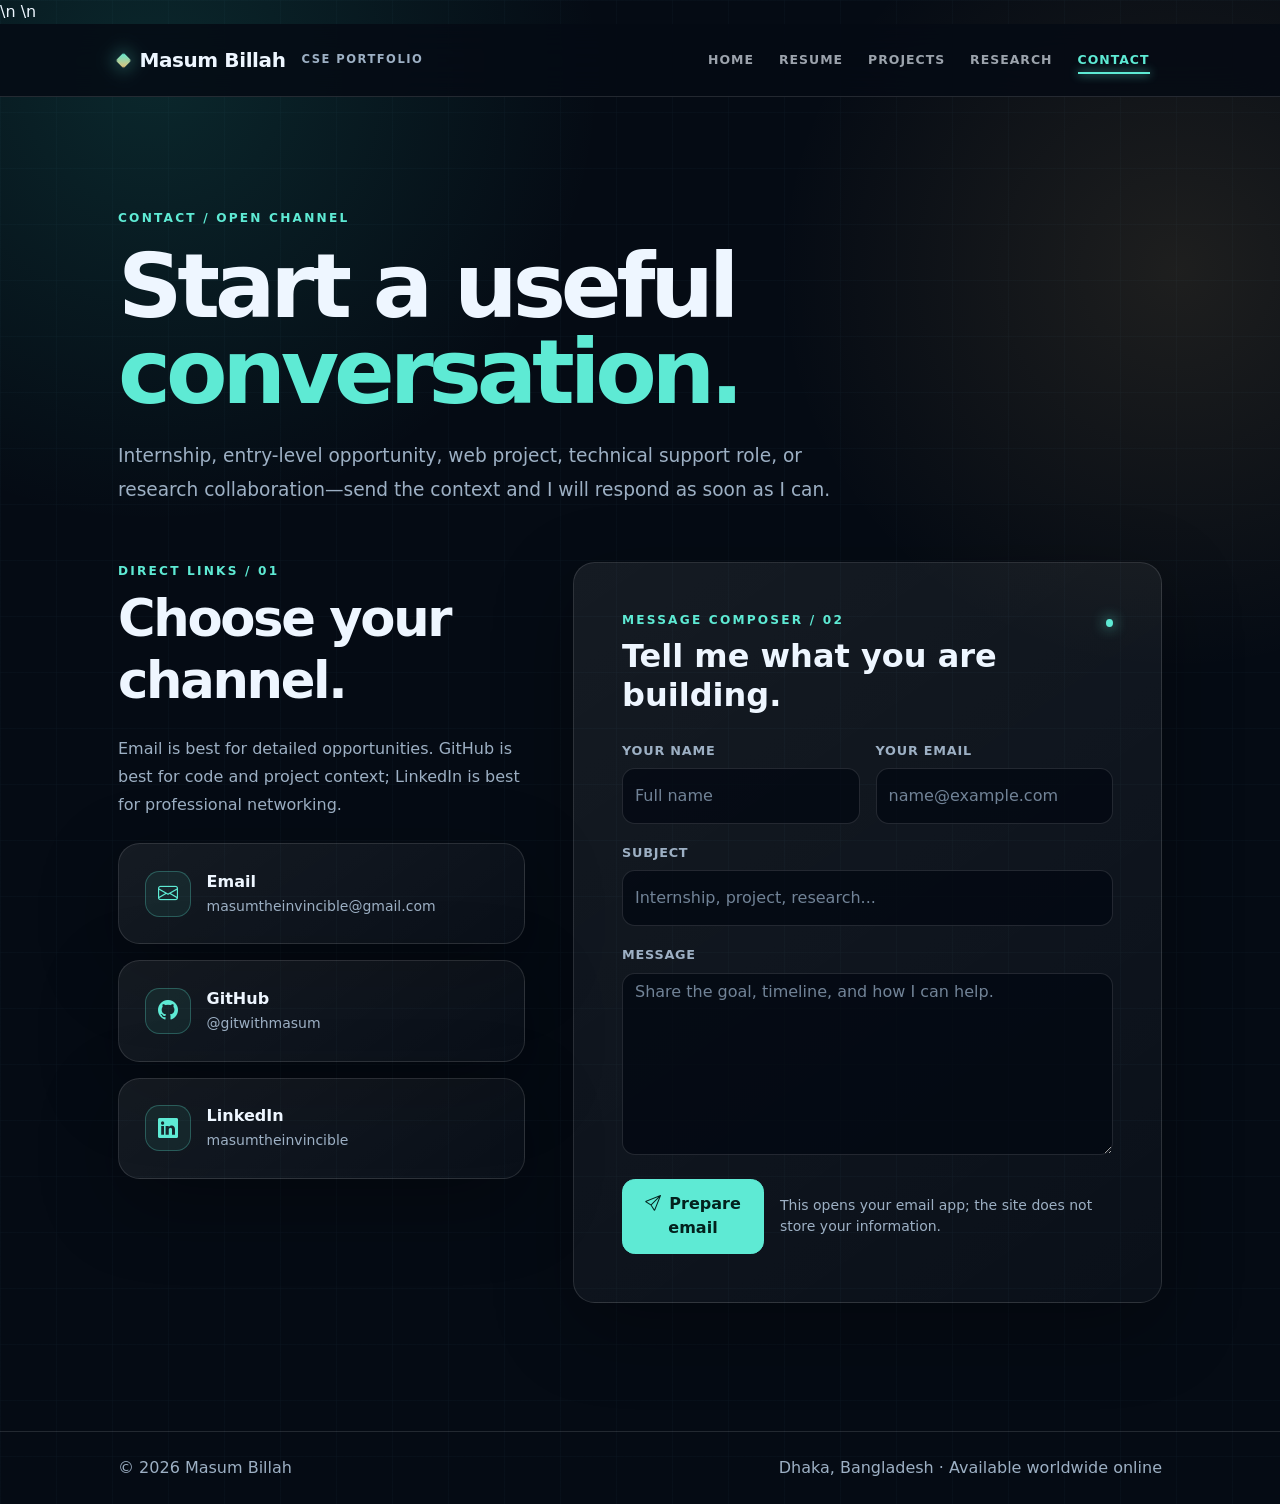
<file: pages/contact.html>
<!DOCTYPE html>
<html lang="en">
<head>
  <meta charset="UTF-8">
  <meta name="viewport" content="width=device-width, initial-scale=1.0">
  <meta name="description" content="Contact Masum Billah for internships, junior roles, web projects, and research collaboration.">
  <meta name="theme-color" content="#050b14">
  <meta name="author" content="Masum Billah">
  <link rel="canonical" href="https://gitwithmasum.github.io/masum-billah-portfolio/pages/contact.html">
  <meta property="og:type" content="website">
  <meta property="og:title" content="Contact | Masum Billah">
  <meta property="og:description" content="Contact Masum Billah for internships, junior roles, web projects, and research collaboration.">
  <meta property="og:url" content="https://gitwithmasum.github.io/masum-billah-portfolio/pages/contact.html">
  <meta property="og:image" content="https://gitwithmasum.github.io/masum-billah-portfolio/assets/images/formal-portrait.webp">
  <meta property="og:image:alt" content="Masum Billah">
  <meta name="twitter:card" content="summary_large_image">
  <title>Contact | Masum Billah</title>
  <link rel="icon" type="image/x-icon" href="../assets/images/favicon.ico">
  <link rel="stylesheet" href="../assets/css/bootstrap.css">
  <link rel="stylesheet" href="../assets/css/portfolio.css">
  <link rel="preconnect" href="https://cdn.jsdelivr.net" crossorigin>\n  <link href="https://cdn.jsdelivr.net/npm/bootstrap-icons@1.8.1/font/bootstrap-icons.css" rel="stylesheet">
</head>
<body>\n<a class="skip-link" href="#main-content">Skip to content</a>
<nav class="navbar site-nav navbar-expand-lg navbar-dark sticky-top py-3">
  <div class="container px-4 px-lg-5">
    <a class="navbar-brand d-flex align-items-center" href="../index.html"><span class="brand-mark"></span><span>Masum Billah</span><span class="brand-label ms-3">CSE Portfolio</span></a>
    <button class="navbar-toggler" type="button" data-bs-toggle="collapse" data-bs-target="#siteNav" aria-controls="siteNav" aria-expanded="false" aria-label="Toggle navigation"><span class="navbar-toggler-icon"></span></button>
    <div class="collapse navbar-collapse" id="siteNav"><ul class="navbar-nav ms-auto mb-2 mb-lg-0">
      <li class="nav-item"><a class="nav-link" href="../index.html">Home</a></li><li class="nav-item"><a class="nav-link" href="resume.html">Resume</a></li><li class="nav-item"><a class="nav-link" href="projects.html">Projects</a></li><li class="nav-item"><a class="nav-link" href="research.html">Research</a></li><li class="nav-item"><a class="nav-link active" aria-current="page" href="contact.html">Contact</a></li>
    </ul></div>
  </div>
</nav>

<main id="main-content">
  <header class="page-hero compact">
    <div class="container px-4 px-lg-5">
      <div class="eyebrow mb-3">Contact / open channel</div>
      <h1 class="display-title mb-4">Start a useful <span class="accent">conversation.</span></h1>
      <p class="hero-copy mb-0">Internship, entry-level opportunity, web project, technical support role, or research collaboration—send the context and I will respond as soon as I can.</p>
    </div>
  </header>

  <section class="section-space pt-2" aria-labelledby="contact-heading">
    <div class="container px-4 px-lg-5">
      <div class="row g-4 g-lg-5">
        <div class="col-lg-5">
          <div class="eyebrow mb-2">Direct links / 01</div>
          <h2 class="section-heading h1 mb-4" id="contact-heading">Choose your channel.</h2>
          <p class="section-copy mb-4">Email is best for detailed opportunities. GitHub is best for code and project context; LinkedIn is best for professional networking.</p>
          <div class="d-grid gap-3">
            <a class="contact-card contact-link" href="mailto:masumtheinvincible@gmail.com"><span class="card-icon"><i class="bi bi-envelope"></i></span><span><strong class="d-block">Email</strong><small class="muted">masumtheinvincible@gmail.com</small></span></a>
            <a class="contact-card contact-link" href="https://github.com/gitwithmasum" target="_blank" rel="noopener"><span class="card-icon"><i class="bi bi-github"></i></span><span><strong class="d-block">GitHub</strong><small class="muted">@gitwithmasum</small></span></a>
            <a class="contact-card contact-link" href="https://www.linkedin.com/in/masumtheinvincible/" target="_blank" rel="noopener"><span class="card-icon"><i class="bi bi-linkedin"></i></span><span><strong class="d-block">LinkedIn</strong><small class="muted">masumtheinvincible</small></span></a>
          </div>
        </div>
        <div class="col-lg-7">
          <div class="glass-card p-4 p-md-5">
            <div class="d-flex justify-content-between align-items-start gap-3 mb-4"><div><div class="eyebrow mb-2">Message composer / 02</div><h2 class="h2 fw-bold mb-0">Tell me what you are building.</h2></div><span class="status-dot mt-2" aria-hidden="true"></span></div>
            <form id="contactForm">
              <div class="row g-3">
                <div class="col-md-6"><label class="form-label" for="name">Your name</label><input class="form-control" id="name" name="name" type="text" placeholder="Full name" required></div>
                <div class="col-md-6"><label class="form-label" for="email">Your email</label><input class="form-control" id="email" name="email" type="email" placeholder="name@example.com" required></div>
                <div class="col-12"><label class="form-label" for="subject">Subject</label><input class="form-control" id="subject" name="subject" type="text" placeholder="Internship, project, research..." required></div>
                <div class="col-12"><label class="form-label" for="message">Message</label><textarea class="form-control" id="message" name="message" rows="7" placeholder="Share the goal, timeline, and how I can help." required></textarea></div>
                <div class="col-12 d-flex flex-column flex-sm-row align-items-sm-center gap-3 mt-4"><button class="btn btn-primary-future" type="submit"><i class="bi bi-send me-2"></i>Prepare email</button><small class="muted">This opens your email app; the site does not store your information.</small></div>
              </div>
            </form>
          </div>
        </div>
      </div>
    </div>
  </section>
</main>

<footer class="site-footer py-4 mt-5"><div class="container px-4 px-lg-5 d-flex flex-column flex-sm-row justify-content-between gap-2"><span>&copy; 2026 Masum Billah</span><span>Dhaka, Bangladesh · Available worldwide online</span></div></footer>
<script src="../assets/js/bootstrap.bundle.js"></script>
<script>
  document.getElementById('contactForm').addEventListener('submit', function (event) {
    event.preventDefault();
    const data = new FormData(event.currentTarget);
    const subject = encodeURIComponent(data.get('subject'));
    const body = encodeURIComponent(`Hello Masum,\n\n${data.get('message')}\n\nFrom: ${data.get('name')}\nEmail: ${data.get('email')}`);
    window.location.href = `mailto:masumtheinvincible@gmail.com?subject=${subject}&body=${body}`;
  });
</script>
</body>
</html>
</file>
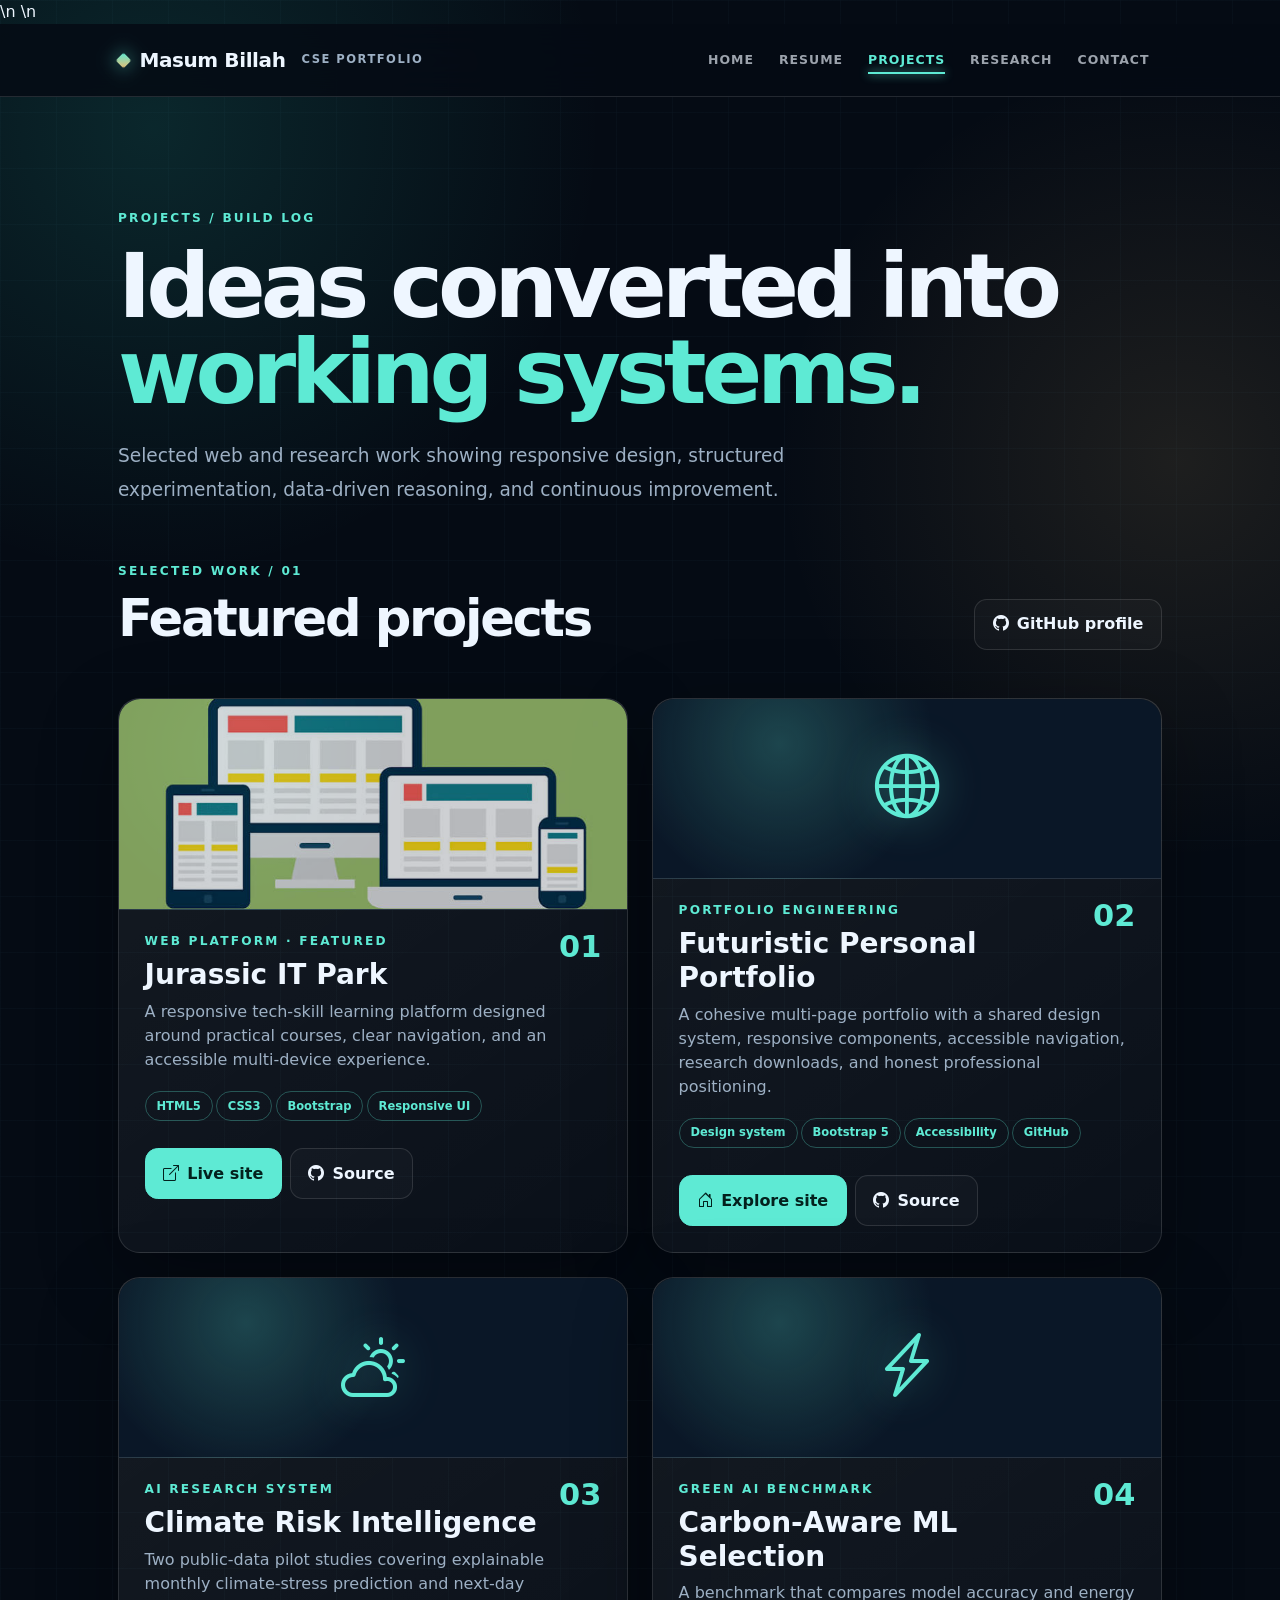
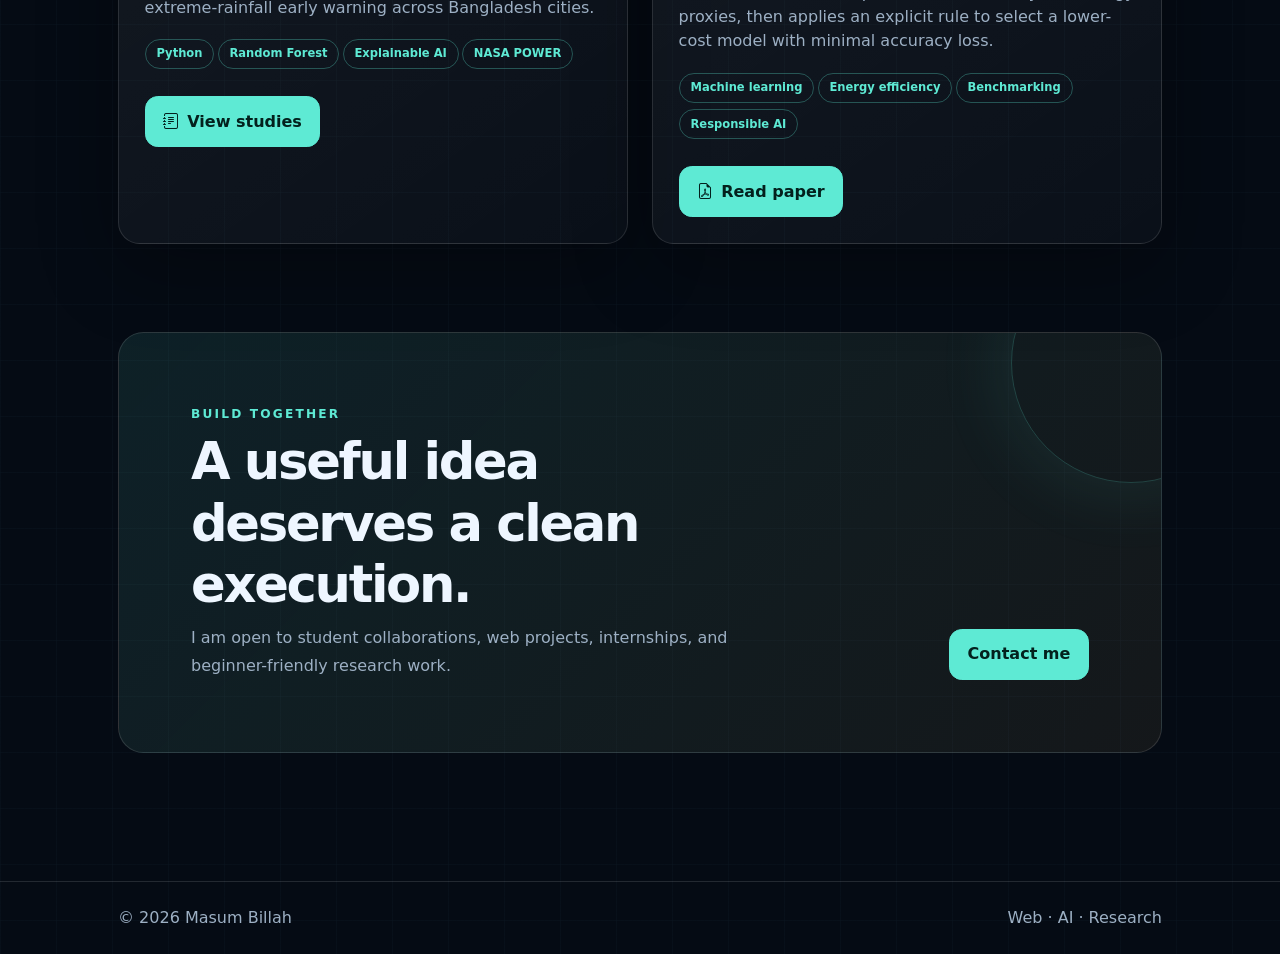
<file: pages/projects.html>
<!DOCTYPE html>
<html lang="en">
<head>
  <meta charset="UTF-8">
  <meta name="viewport" content="width=device-width, initial-scale=1.0">
  <meta name="description" content="Web development and research projects by Masum Billah.">
  <meta name="theme-color" content="#050b14">
  <meta name="author" content="Masum Billah">
  <link rel="canonical" href="https://gitwithmasum.github.io/masum-billah-portfolio/pages/projects.html">
  <meta property="og:type" content="website">
  <meta property="og:title" content="Projects | Masum Billah">
  <meta property="og:description" content="Web development and research projects by Masum Billah.">
  <meta property="og:url" content="https://gitwithmasum.github.io/masum-billah-portfolio/pages/projects.html">
  <meta property="og:image" content="https://gitwithmasum.github.io/masum-billah-portfolio/assets/images/formal-portrait.webp">
  <meta property="og:image:alt" content="Masum Billah">
  <meta name="twitter:card" content="summary_large_image">
  <title>Projects | Masum Billah</title>
  <link rel="icon" type="image/x-icon" href="../assets/images/favicon.ico">
  <link rel="stylesheet" href="../assets/css/bootstrap.css">
  <link rel="stylesheet" href="../assets/css/portfolio.css">
  <link rel="preconnect" href="https://cdn.jsdelivr.net" crossorigin>\n  <link href="https://cdn.jsdelivr.net/npm/bootstrap-icons@1.8.1/font/bootstrap-icons.css" rel="stylesheet">
</head>
<body>\n<a class="skip-link" href="#main-content">Skip to content</a>
<nav class="navbar site-nav navbar-expand-lg navbar-dark sticky-top py-3">
  <div class="container px-4 px-lg-5">
    <a class="navbar-brand d-flex align-items-center" href="../index.html"><span class="brand-mark"></span><span>Masum Billah</span><span class="brand-label ms-3">CSE Portfolio</span></a>
    <button class="navbar-toggler" type="button" data-bs-toggle="collapse" data-bs-target="#siteNav" aria-controls="siteNav" aria-expanded="false" aria-label="Toggle navigation"><span class="navbar-toggler-icon"></span></button>
    <div class="collapse navbar-collapse" id="siteNav"><ul class="navbar-nav ms-auto mb-2 mb-lg-0">
      <li class="nav-item"><a class="nav-link" href="../index.html">Home</a></li><li class="nav-item"><a class="nav-link" href="resume.html">Resume</a></li><li class="nav-item"><a class="nav-link active" aria-current="page" href="projects.html">Projects</a></li><li class="nav-item"><a class="nav-link" href="research.html">Research</a></li><li class="nav-item"><a class="nav-link" href="contact.html">Contact</a></li>
    </ul></div>
  </div>
</nav>

<main id="main-content">
  <header class="page-hero compact">
    <div class="container px-4 px-lg-5">
      <div class="eyebrow mb-3">Projects / build log</div>
      <h1 class="display-title mb-4">Ideas converted into <span class="accent">working systems.</span></h1>
      <p class="hero-copy mb-0">Selected web and research work showing responsive design, structured experimentation, data-driven reasoning, and continuous improvement.</p>
    </div>
  </header>

  <section class="section-space pt-2" aria-labelledby="featured-heading">
    <div class="container px-4 px-lg-5">
      <div class="d-flex flex-column flex-lg-row justify-content-between align-items-lg-end gap-3 mb-5"><div><div class="eyebrow mb-2">Selected work / 01</div><h2 class="section-heading mb-0" id="featured-heading">Featured projects</h2></div><a class="btn btn-outline-future" href="https://github.com/gitwithmasum" target="_blank" rel="noopener"><i class="bi bi-github me-2"></i>GitHub profile</a></div>
      <div class="row g-4">
        <div class="col-lg-6">
          <article class="project-card">
            <div class="project-visual"><img src="../assets/images/gamma.jpg" alt="Jurassic IT Park learning platform preview" width="738" height="399" loading="lazy" decoding="async"></div>
            <div class="d-flex justify-content-between align-items-start gap-3"><div><div class="eyebrow mb-2">Web platform · Featured</div><h3 class="h3 fw-bold">Jurassic IT Park</h3></div><span class="card-number">01</span></div>
            <p class="muted">A responsive tech-skill learning platform designed around practical courses, clear navigation, and an accessible multi-device experience.</p>
            <div class="mb-4"><span class="tag">HTML5</span><span class="tag">CSS3</span><span class="tag">Bootstrap</span><span class="tag">Responsive UI</span></div>
            <div class="d-flex flex-wrap gap-2"><a class="btn btn-primary-future" href="https://gitwithmasum.github.io/Jurassic-IT-Park/" target="_blank" rel="noopener"><i class="bi bi-box-arrow-up-right me-2"></i>Live site</a><a class="btn btn-outline-future" href="https://github.com/gitwithmasum/Jurassic-IT-Park" target="_blank" rel="noopener"><i class="bi bi-github me-2"></i>Source</a></div>
          </article>
        </div>
        <div class="col-lg-6">
          <article class="project-card">
            <div class="project-visual"><i class="bi bi-globe2 project-glyph" aria-hidden="true"></i></div>
            <div class="d-flex justify-content-between align-items-start gap-3"><div><div class="eyebrow mb-2">Portfolio engineering</div><h3 class="h3 fw-bold">Futuristic Personal Portfolio</h3></div><span class="card-number">02</span></div>
            <p class="muted">A cohesive multi-page portfolio with a shared design system, responsive components, accessible navigation, research downloads, and honest professional positioning.</p>
            <div class="mb-4"><span class="tag">Design system</span><span class="tag">Bootstrap 5</span><span class="tag">Accessibility</span><span class="tag">GitHub</span></div>
            <div class="d-flex flex-wrap gap-2"><a class="btn btn-primary-future" href="../index.html"><i class="bi bi-house-door me-2"></i>Explore site</a><a class="btn btn-outline-future" href="https://github.com/gitwithmasum/masum-billah-portfolio" target="_blank" rel="noopener"><i class="bi bi-github me-2"></i>Source</a></div>
          </article>
        </div>
        <div class="col-lg-6">
          <article class="project-card">
            <div class="project-visual"><i class="bi bi-cloud-sun project-glyph" aria-hidden="true"></i></div>
            <div class="d-flex justify-content-between align-items-start gap-3"><div><div class="eyebrow mb-2">AI research system</div><h3 class="h3 fw-bold">Climate Risk Intelligence</h3></div><span class="card-number">03</span></div>
            <p class="muted">Two public-data pilot studies covering explainable monthly climate-stress prediction and next-day extreme-rainfall early warning across Bangladesh cities.</p>
            <div class="mb-4"><span class="tag">Python</span><span class="tag">Random Forest</span><span class="tag">Explainable AI</span><span class="tag">NASA POWER</span></div>
            <a class="btn btn-primary-future" href="research.html"><i class="bi bi-journal-text me-2"></i>View studies</a>
          </article>
        </div>
        <div class="col-lg-6">
          <article class="project-card">
            <div class="project-visual"><i class="bi bi-lightning-charge project-glyph" aria-hidden="true"></i></div>
            <div class="d-flex justify-content-between align-items-start gap-3"><div><div class="eyebrow mb-2">Green AI benchmark</div><h3 class="h3 fw-bold">Carbon-Aware ML Selection</h3></div><span class="card-number">04</span></div>
            <p class="muted">A benchmark that compares model accuracy and energy proxies, then applies an explicit rule to select a lower-cost model with minimal accuracy loss.</p>
            <div class="mb-4"><span class="tag">Machine learning</span><span class="tag">Energy efficiency</span><span class="tag">Benchmarking</span><span class="tag">Responsible AI</span></div>
            <a class="btn btn-primary-future" href="../research/papers/03_Carbon_Aware_AI_Model_Selection_Pilot_Study.pdf" target="_blank" rel="noopener"><i class="bi bi-file-earmark-pdf me-2"></i>Read paper</a>
          </article>
        </div>
      </div>
    </div>
  </section>

  <section class="section-space pt-2"><div class="container px-4 px-lg-5"><div class="cta-panel"><div class="row align-items-end g-4 position-relative" style="z-index:1"><div class="col-lg-8"><div class="eyebrow mb-2">Build together</div><h2 class="section-heading mb-2">A useful idea deserves a clean execution.</h2><p class="section-copy mb-0">I am open to student collaborations, web projects, internships, and beginner-friendly research work.</p></div><div class="col-lg-4 text-lg-end"><a class="btn btn-primary-future" href="contact.html">Contact me</a></div></div></div></div></section>
</main>

<footer class="site-footer py-4 mt-5"><div class="container px-4 px-lg-5 d-flex flex-column flex-sm-row justify-content-between gap-2"><span>&copy; 2026 Masum Billah</span><span>Web · AI · Research</span></div></footer>
<script src="../assets/js/bootstrap.bundle.js"></script>
</body>
</html>
</file>
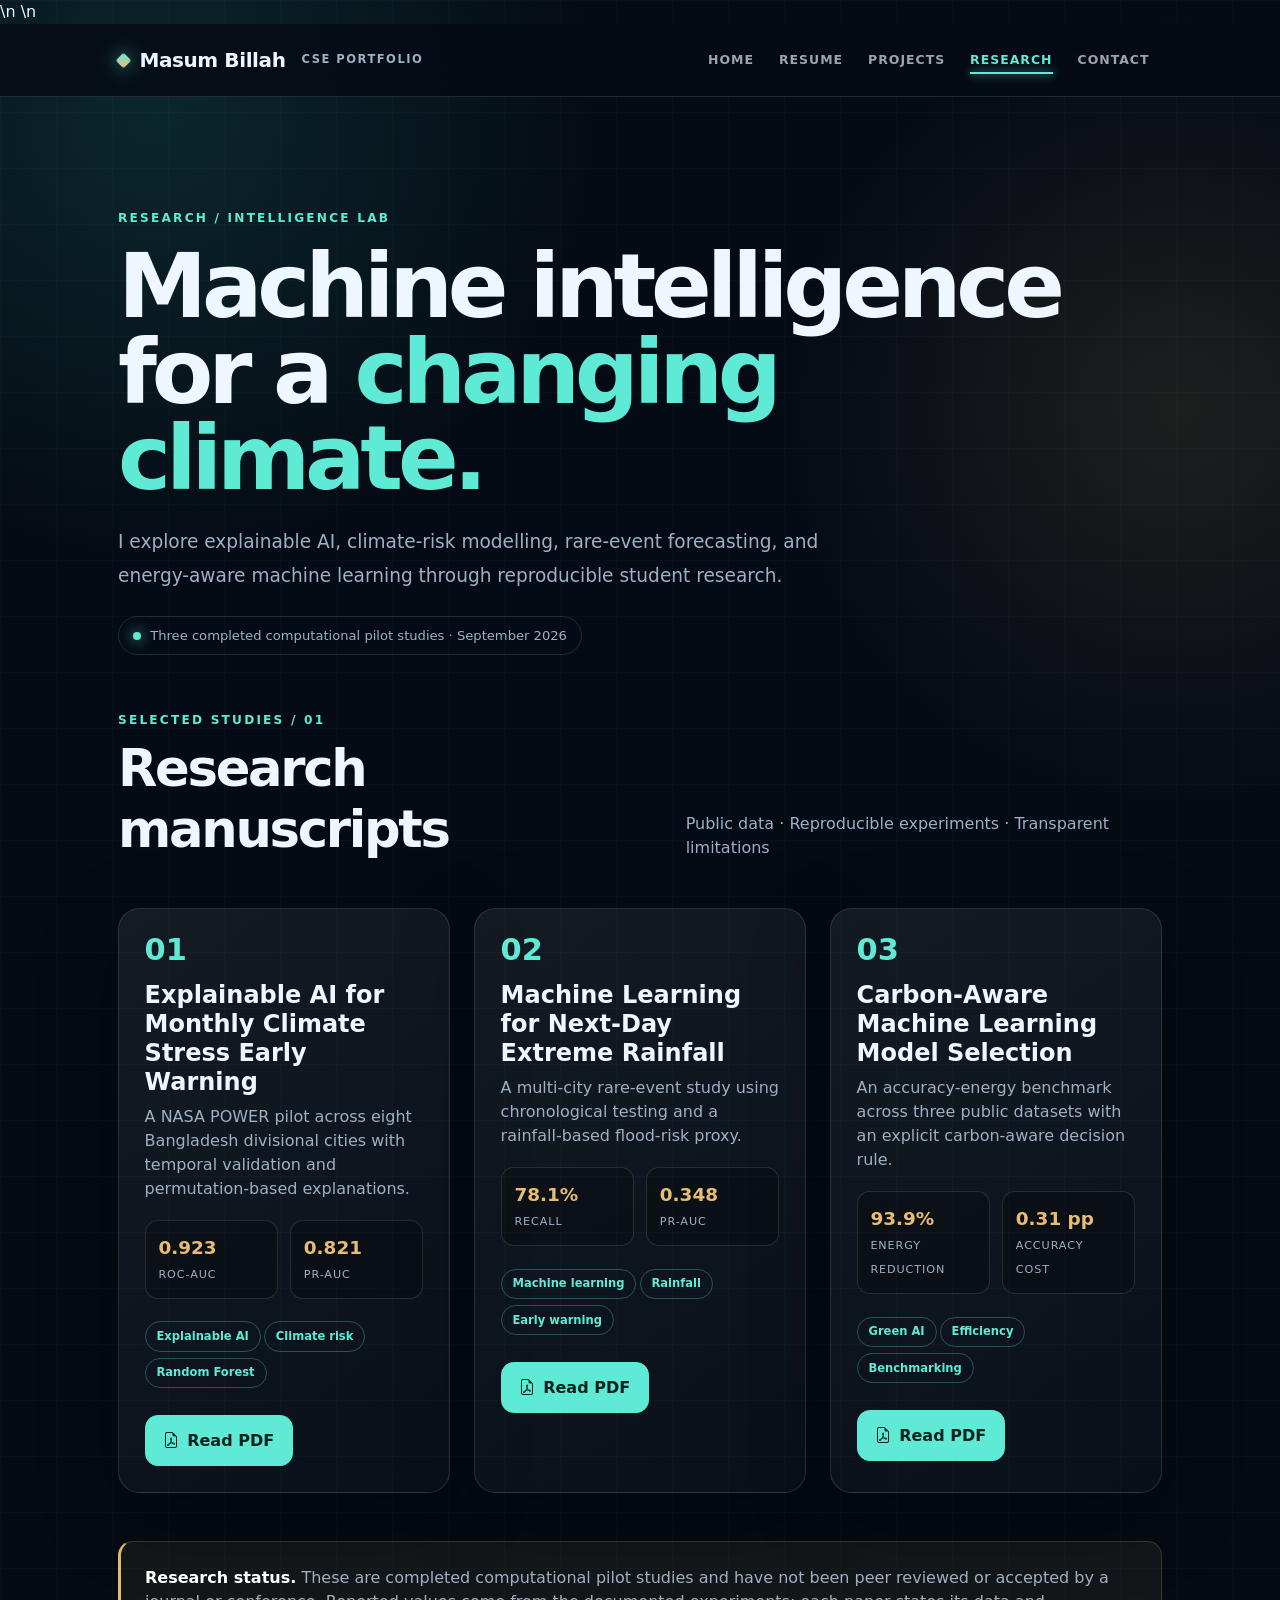
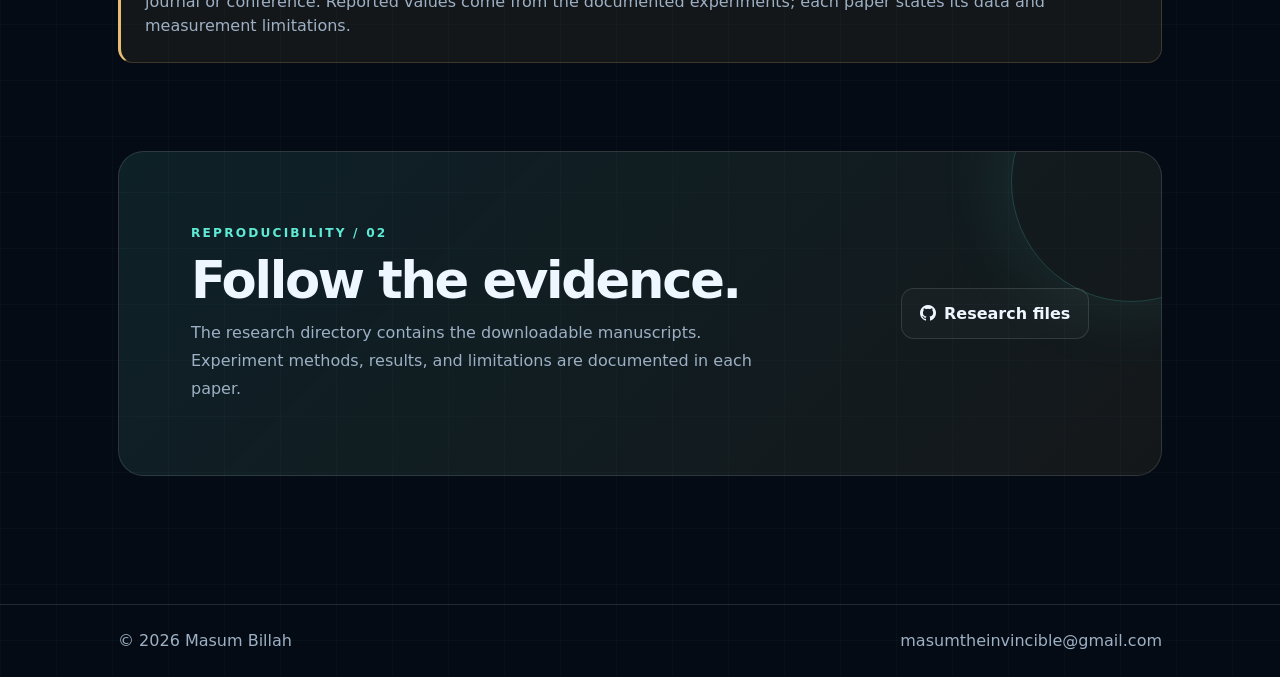
<file: pages/research.html>
<!DOCTYPE html>
<html lang="en">
<head>
  <meta charset="UTF-8">
  <meta name="viewport" content="width=device-width, initial-scale=1.0">
  <meta name="description" content="Research portfolio of Masum Billah featuring reproducible pilot studies in explainable AI, machine learning, climate risk, and carbon-aware computing.">
  <meta name="theme-color" content="#050b14">
  <meta name="author" content="Masum Billah">
  <link rel="canonical" href="https://gitwithmasum.github.io/masum-billah-portfolio/pages/research.html">
  <meta property="og:type" content="website">
  <meta property="og:title" content="Research | Masum Billah">
  <meta property="og:description" content="Research portfolio of Masum Billah featuring reproducible pilot studies in explainable AI, machine learning, climate risk, and carbon-aware computing.">
  <meta property="og:url" content="https://gitwithmasum.github.io/masum-billah-portfolio/pages/research.html">
  <meta property="og:image" content="https://gitwithmasum.github.io/masum-billah-portfolio/assets/images/formal-portrait.webp">
  <meta property="og:image:alt" content="Masum Billah">
  <meta name="twitter:card" content="summary_large_image">
  <title>Research | Masum Billah</title>
  <link rel="icon" type="image/x-icon" href="../assets/images/favicon.ico">
  <link rel="stylesheet" href="../assets/css/bootstrap.css">
  <link rel="stylesheet" href="../assets/css/portfolio.css">
  <link rel="preconnect" href="https://cdn.jsdelivr.net" crossorigin>\n  <link href="https://cdn.jsdelivr.net/npm/bootstrap-icons@1.8.1/font/bootstrap-icons.css" rel="stylesheet">
</head>
<body>\n<a class="skip-link" href="#main-content">Skip to content</a>
<nav class="navbar site-nav navbar-expand-lg navbar-dark sticky-top py-3">
  <div class="container px-4 px-lg-5">
    <a class="navbar-brand d-flex align-items-center" href="../index.html"><span class="brand-mark"></span><span>Masum Billah</span><span class="brand-label ms-3">CSE Portfolio</span></a>
    <button class="navbar-toggler" type="button" data-bs-toggle="collapse" data-bs-target="#siteNav" aria-controls="siteNav" aria-expanded="false" aria-label="Toggle navigation"><span class="navbar-toggler-icon"></span></button>
    <div class="collapse navbar-collapse" id="siteNav"><ul class="navbar-nav ms-auto mb-2 mb-lg-0">
      <li class="nav-item"><a class="nav-link" href="../index.html">Home</a></li><li class="nav-item"><a class="nav-link" href="resume.html">Resume</a></li><li class="nav-item"><a class="nav-link" href="projects.html">Projects</a></li><li class="nav-item"><a class="nav-link active" aria-current="page" href="research.html">Research</a></li><li class="nav-item"><a class="nav-link" href="contact.html">Contact</a></li>
    </ul></div>
  </div>
</nav>

<main id="main-content">
  <header class="page-hero compact">
    <div class="container px-4 px-lg-5">
      <div class="eyebrow mb-3">Research / intelligence lab</div>
      <h1 class="display-title mb-4">Machine intelligence for a <span class="accent">changing climate.</span></h1>
      <p class="hero-copy mb-4">I explore explainable AI, climate-risk modelling, rare-event forecasting, and energy-aware machine learning through reproducible student research.</p>
      <div class="status-chip"><span class="status-dot"></span>Three completed computational pilot studies · September 2026</div>
    </div>
  </header>

  <section class="section-space pt-2" aria-labelledby="papers-heading">
    <div class="container px-4 px-lg-5">
      <div class="d-flex flex-column flex-lg-row justify-content-between align-items-lg-end gap-3 mb-5"><div><div class="eyebrow mb-2">Selected studies / 01</div><h2 class="section-heading mb-0" id="papers-heading">Research manuscripts</h2></div><p class="muted mb-0">Public data · Reproducible experiments · Transparent limitations</p></div>
      <div class="row g-4">
        <div class="col-lg-4"><article class="paper-card"><div class="card-number">01</div><h2 class="h4 fw-bold mt-3">Explainable AI for Monthly Climate Stress Early Warning</h2><p class="muted">A NASA POWER pilot across eight Bangladesh divisional cities with temporal validation and permutation-based explanations.</p><div class="metric-grid"><div class="metric"><strong>0.923</strong><span>ROC-AUC</span></div><div class="metric"><strong>0.821</strong><span>PR-AUC</span></div></div><div class="mb-4"><span class="tag">Explainable AI</span><span class="tag">Climate risk</span><span class="tag">Random Forest</span></div><a class="btn btn-primary-future" href="../research/papers/01_Explainable_AI_Climate_Stress_Pilot_Study.pdf" target="_blank" rel="noopener"><i class="bi bi-file-earmark-pdf me-2"></i>Read PDF</a></article></div>
        <div class="col-lg-4"><article class="paper-card"><div class="card-number">02</div><h2 class="h4 fw-bold mt-3">Machine Learning for Next-Day Extreme Rainfall</h2><p class="muted">A multi-city rare-event study using chronological testing and a rainfall-based flood-risk proxy.</p><div class="metric-grid"><div class="metric"><strong>78.1%</strong><span>Recall</span></div><div class="metric"><strong>0.348</strong><span>PR-AUC</span></div></div><div class="mb-4"><span class="tag">Machine learning</span><span class="tag">Rainfall</span><span class="tag">Early warning</span></div><a class="btn btn-primary-future" href="../research/papers/02_ML_Extreme_Rainfall_Early_Warning_Pilot_Study.pdf" target="_blank" rel="noopener"><i class="bi bi-file-earmark-pdf me-2"></i>Read PDF</a></article></div>
        <div class="col-lg-4"><article class="paper-card"><div class="card-number">03</div><h2 class="h4 fw-bold mt-3">Carbon-Aware Machine Learning Model Selection</h2><p class="muted">An accuracy-energy benchmark across three public datasets with an explicit carbon-aware decision rule.</p><div class="metric-grid"><div class="metric"><strong>93.9%</strong><span>Energy reduction</span></div><div class="metric"><strong>0.31 pp</strong><span>Accuracy cost</span></div></div><div class="mb-4"><span class="tag">Green AI</span><span class="tag">Efficiency</span><span class="tag">Benchmarking</span></div><a class="btn btn-primary-future" href="../research/papers/03_Carbon_Aware_AI_Model_Selection_Pilot_Study.pdf" target="_blank" rel="noopener"><i class="bi bi-file-earmark-pdf me-2"></i>Read PDF</a></article></div>
      </div>
      <div class="integrity mt-5"><strong class="text-white">Research status.</strong> These are completed computational pilot studies and have not been peer reviewed or accepted by a journal or conference. Reported values come from the documented experiments; each paper states its data and measurement limitations.</div>
    </div>
  </section>

  <section class="section-space pt-2"><div class="container px-4 px-lg-5"><div class="cta-panel"><div class="row align-items-center g-4 position-relative" style="z-index:1"><div class="col-lg-8"><div class="eyebrow mb-2">Reproducibility / 02</div><h2 class="section-heading h1 mb-2">Follow the evidence.</h2><p class="section-copy mb-0">The research directory contains the downloadable manuscripts. Experiment methods, results, and limitations are documented in each paper.</p></div><div class="col-lg-4 text-lg-end"><a class="btn btn-outline-future" href="https://github.com/gitwithmasum/masum-billah-portfolio/tree/main/research" target="_blank" rel="noopener"><i class="bi bi-github me-2"></i>Research files</a></div></div></div></div></section>
</main>

<footer class="site-footer py-4 mt-5"><div class="container px-4 px-lg-5 d-flex flex-column flex-sm-row justify-content-between gap-2"><span>&copy; 2026 Masum Billah</span><a class="text-decoration-none muted" href="mailto:masumtheinvincible@gmail.com">masumtheinvincible@gmail.com</a></div></footer>
<script src="../assets/js/bootstrap.bundle.js"></script>
</body>
</html>
</file>
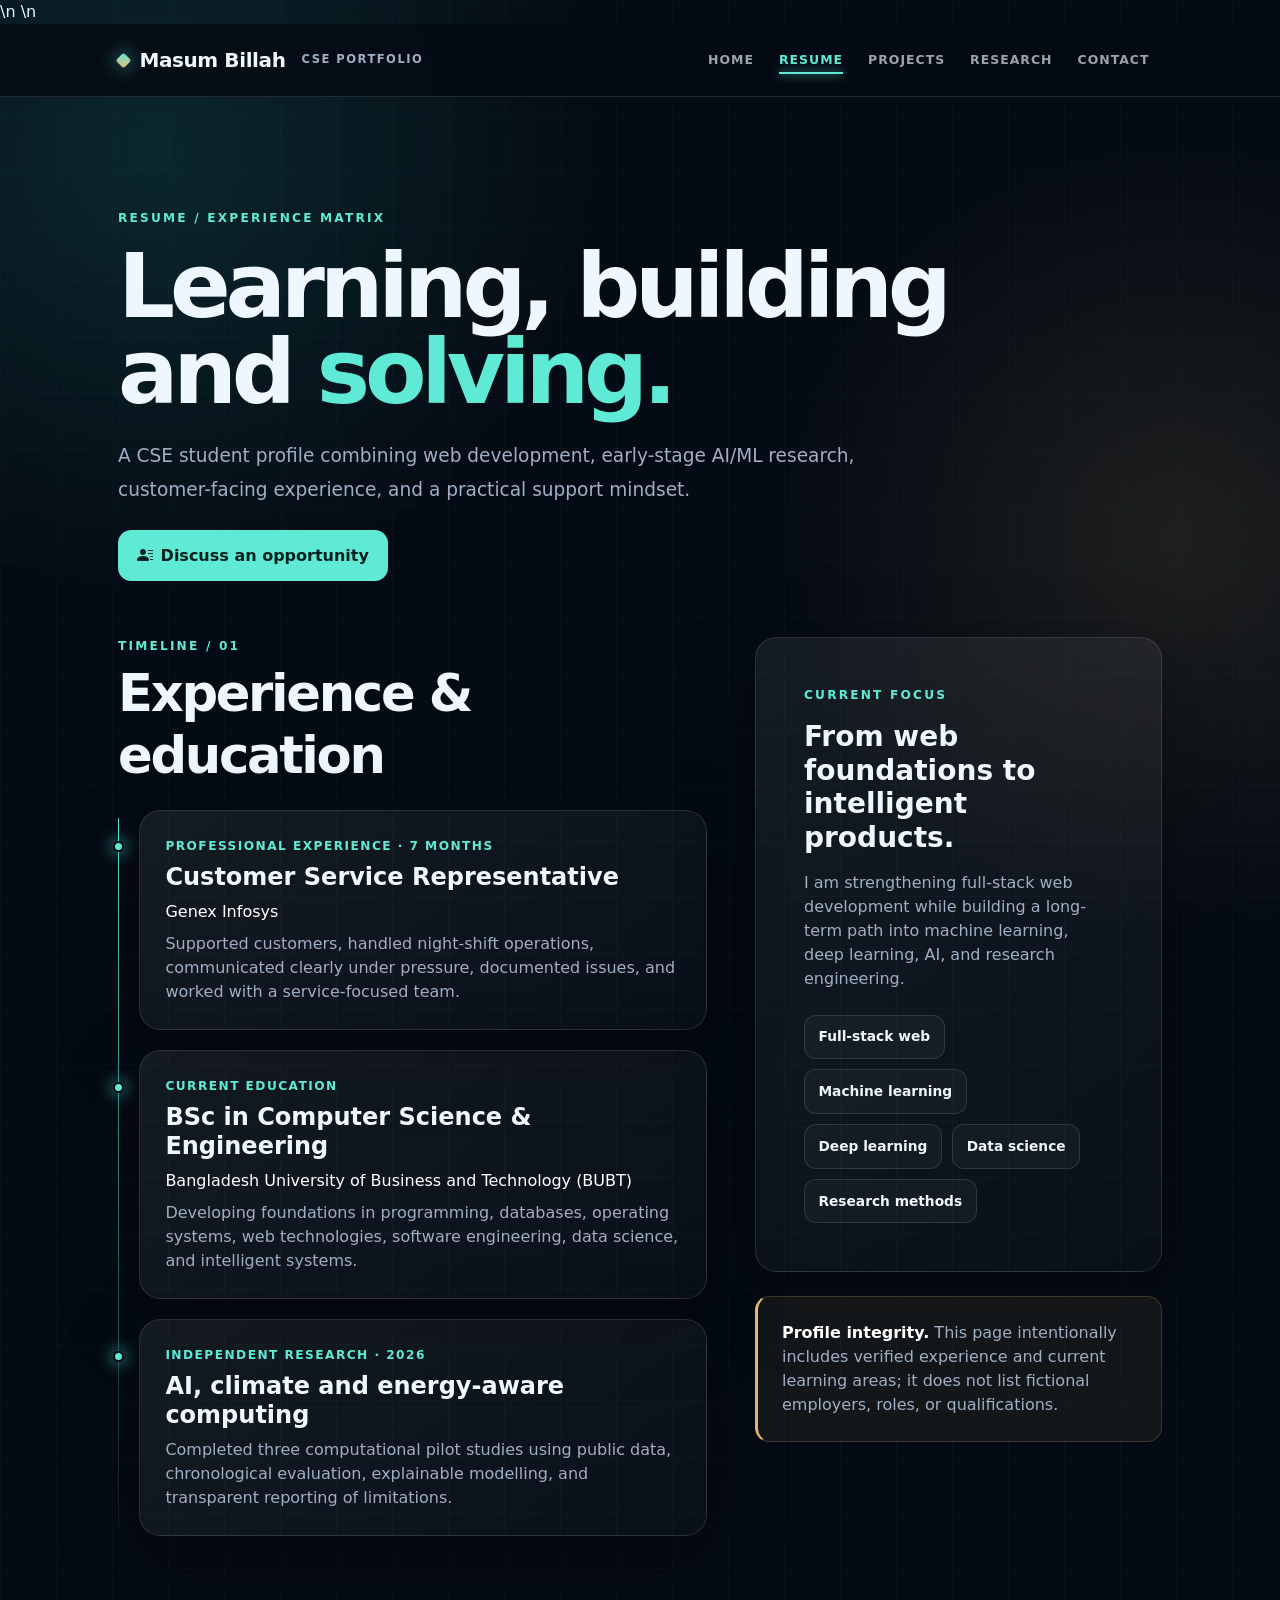
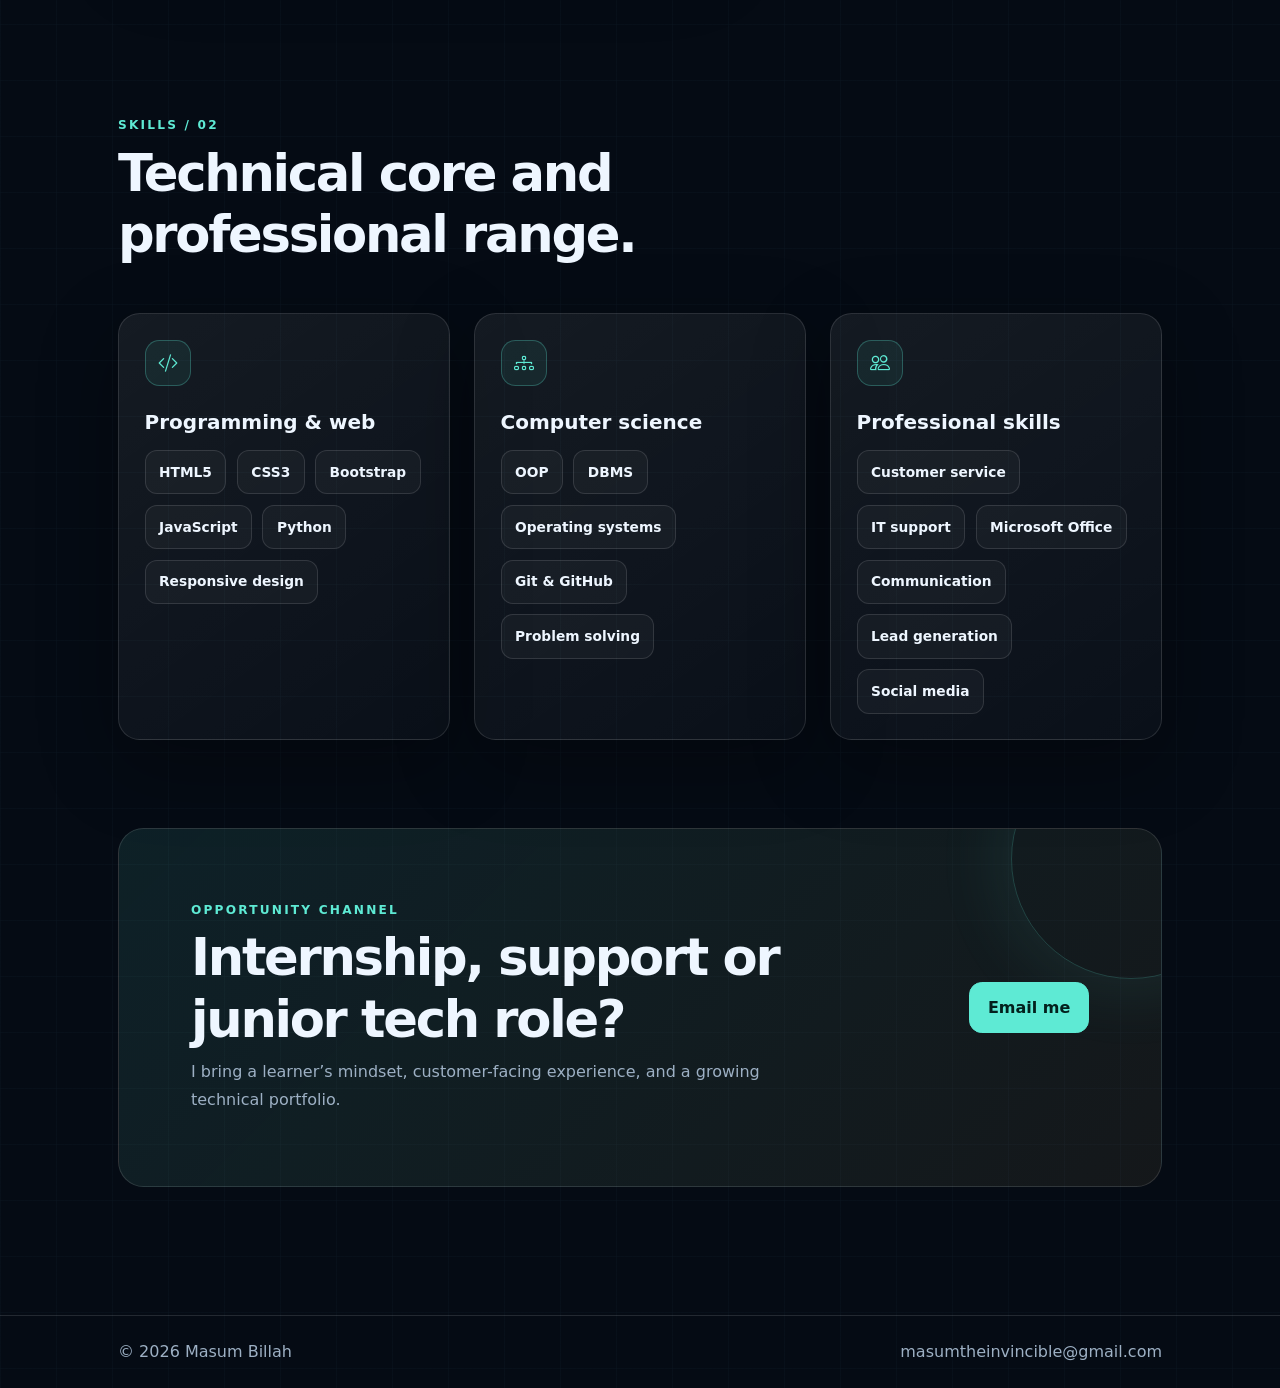
<file: pages/resume.html>
<!DOCTYPE html>
<html lang="en">
<head>
  <meta charset="UTF-8">
  <meta name="viewport" content="width=device-width, initial-scale=1.0">
  <meta name="description" content="Education, experience, technical skills, and research interests of Masum Billah.">
  <meta name="theme-color" content="#050b14">
  <meta name="author" content="Masum Billah">
  <link rel="canonical" href="https://gitwithmasum.github.io/masum-billah-portfolio/pages/resume.html">
  <meta property="og:type" content="website">
  <meta property="og:title" content="Resume | Masum Billah">
  <meta property="og:description" content="Education, experience, technical skills, and research interests of Masum Billah.">
  <meta property="og:url" content="https://gitwithmasum.github.io/masum-billah-portfolio/pages/resume.html">
  <meta property="og:image" content="https://gitwithmasum.github.io/masum-billah-portfolio/assets/images/formal-portrait.webp">
  <meta property="og:image:alt" content="Masum Billah">
  <meta name="twitter:card" content="summary_large_image">
  <title>Resume | Masum Billah</title>
  <link rel="icon" type="image/x-icon" href="../assets/images/favicon.ico">
  <link rel="stylesheet" href="../assets/css/bootstrap.css">
  <link rel="stylesheet" href="../assets/css/portfolio.css">
  <link rel="preconnect" href="https://cdn.jsdelivr.net" crossorigin>\n  <link href="https://cdn.jsdelivr.net/npm/bootstrap-icons@1.8.1/font/bootstrap-icons.css" rel="stylesheet">
</head>
<body>\n<a class="skip-link" href="#main-content">Skip to content</a>
<nav class="navbar site-nav navbar-expand-lg navbar-dark sticky-top py-3">
  <div class="container px-4 px-lg-5">
    <a class="navbar-brand d-flex align-items-center" href="../index.html"><span class="brand-mark"></span><span>Masum Billah</span><span class="brand-label ms-3">CSE Portfolio</span></a>
    <button class="navbar-toggler" type="button" data-bs-toggle="collapse" data-bs-target="#siteNav" aria-controls="siteNav" aria-expanded="false" aria-label="Toggle navigation"><span class="navbar-toggler-icon"></span></button>
    <div class="collapse navbar-collapse" id="siteNav"><ul class="navbar-nav ms-auto mb-2 mb-lg-0">
      <li class="nav-item"><a class="nav-link" href="../index.html">Home</a></li><li class="nav-item"><a class="nav-link active" aria-current="page" href="resume.html">Resume</a></li><li class="nav-item"><a class="nav-link" href="projects.html">Projects</a></li><li class="nav-item"><a class="nav-link" href="research.html">Research</a></li><li class="nav-item"><a class="nav-link" href="contact.html">Contact</a></li>
    </ul></div>
  </div>
</nav>

<main id="main-content">
  <header class="page-hero compact">
    <div class="container px-4 px-lg-5">
      <div class="eyebrow mb-3">Resume / experience matrix</div>
      <h1 class="display-title mb-4">Learning, building and <span class="accent">solving.</span></h1>
      <p class="hero-copy mb-4">A CSE student profile combining web development, early-stage AI/ML research, customer-facing experience, and a practical support mindset.</p>
      <a class="btn btn-primary-future" href="contact.html"><i class="bi bi-person-lines-fill me-2"></i>Discuss an opportunity</a>
    </div>
  </header>

  <section class="section-space pt-2" aria-labelledby="experience-heading">
    <div class="container px-4 px-lg-5">
      <div class="row g-5">
        <div class="col-lg-7">
          <div class="eyebrow mb-2">Timeline / 01</div>
          <h2 class="section-heading h1 mb-4" id="experience-heading">Experience & education</h2>
          <div class="timeline">
            <article class="timeline-card">
              <div class="timeline-meta mb-2">Professional experience · 7 months</div>
              <h3 class="h4 fw-bold">Customer Service Representative</h3>
              <p class="text-white mb-2">Genex Infosys</p>
              <p class="muted mb-0">Supported customers, handled night-shift operations, communicated clearly under pressure, documented issues, and worked with a service-focused team.</p>
            </article>
            <article class="timeline-card">
              <div class="timeline-meta mb-2">Current education</div>
              <h3 class="h4 fw-bold">BSc in Computer Science & Engineering</h3>
              <p class="text-white mb-2">Bangladesh University of Business and Technology (BUBT)</p>
              <p class="muted mb-0">Developing foundations in programming, databases, operating systems, web technologies, software engineering, data science, and intelligent systems.</p>
            </article>
            <article class="timeline-card">
              <div class="timeline-meta mb-2">Independent research · 2026</div>
              <h3 class="h4 fw-bold">AI, climate and energy-aware computing</h3>
              <p class="muted mb-0">Completed three computational pilot studies using public data, chronological evaluation, explainable modelling, and transparent reporting of limitations.</p>
            </article>
          </div>
        </div>

        <div class="col-lg-5">
          <div class="glass-card p-4 p-xl-5 mb-4">
            <div class="eyebrow mb-3">Current focus</div>
            <h2 class="h3 fw-bold mb-3">From web foundations to intelligent products.</h2>
            <p class="muted">I am strengthening full-stack web development while building a long-term path into machine learning, deep learning, AI, and research engineering.</p>
            <div class="skill-cloud mt-4"><span class="skill-pill">Full-stack web</span><span class="skill-pill">Machine learning</span><span class="skill-pill">Deep learning</span><span class="skill-pill">Data science</span><span class="skill-pill">Research methods</span></div>
          </div>
          <div class="integrity"><strong class="text-white">Profile integrity.</strong> This page intentionally includes verified experience and current learning areas; it does not list fictional employers, roles, or qualifications.</div>
        </div>
      </div>
    </div>
  </section>

  <section class="section-space" aria-labelledby="skills-heading">
    <div class="container px-4 px-lg-5">
      <div class="eyebrow mb-2">Skills / 02</div>
      <h2 class="section-heading mb-5" id="skills-heading">Technical core and professional range.</h2>
      <div class="row g-4">
        <div class="col-md-6 col-xl-4"><article class="feature-card"><span class="card-icon mb-4"><i class="bi bi-code-slash"></i></span><h3 class="h5 fw-bold">Programming & web</h3><div class="skill-cloud mt-3"><span class="skill-pill">HTML5</span><span class="skill-pill">CSS3</span><span class="skill-pill">Bootstrap</span><span class="skill-pill">JavaScript</span><span class="skill-pill">Python</span><span class="skill-pill">Responsive design</span></div></article></div>
        <div class="col-md-6 col-xl-4"><article class="feature-card"><span class="card-icon mb-4"><i class="bi bi-diagram-3"></i></span><h3 class="h5 fw-bold">Computer science</h3><div class="skill-cloud mt-3"><span class="skill-pill">OOP</span><span class="skill-pill">DBMS</span><span class="skill-pill">Operating systems</span><span class="skill-pill">Git & GitHub</span><span class="skill-pill">Problem solving</span></div></article></div>
        <div class="col-md-6 col-xl-4"><article class="feature-card"><span class="card-icon mb-4"><i class="bi bi-people"></i></span><h3 class="h5 fw-bold">Professional skills</h3><div class="skill-cloud mt-3"><span class="skill-pill">Customer service</span><span class="skill-pill">IT support</span><span class="skill-pill">Microsoft Office</span><span class="skill-pill">Communication</span><span class="skill-pill">Lead generation</span><span class="skill-pill">Social media</span></div></article></div>
      </div>
    </div>
  </section>

  <section class="section-space pt-2"><div class="container px-4 px-lg-5"><div class="cta-panel"><div class="row align-items-center g-4 position-relative" style="z-index:1"><div class="col-lg-8"><div class="eyebrow mb-2">Opportunity channel</div><h2 class="section-heading mb-2">Internship, support or junior tech role?</h2><p class="section-copy mb-0">I bring a learner’s mindset, customer-facing experience, and a growing technical portfolio.</p></div><div class="col-lg-4 text-lg-end"><a class="btn btn-primary-future" href="mailto:masumtheinvincible@gmail.com">Email me</a></div></div></div></div></section>
</main>

<footer class="site-footer py-4 mt-5"><div class="container px-4 px-lg-5 d-flex flex-column flex-sm-row justify-content-between gap-2"><span>&copy; 2026 Masum Billah</span><a class="text-decoration-none muted" href="mailto:masumtheinvincible@gmail.com">masumtheinvincible@gmail.com</a></div></footer>
<script src="../assets/js/bootstrap.bundle.js"></script>
</body>
</html>
</file>
<file: assets/css/portfolio.css>
:root {
  --bg: #050b14;
  --bg-soft: #081321;
  --panel: rgba(14, 28, 45, 0.78);
  --panel-strong: #0e1c2d;
  --text: #eef6ff;
  --muted: #9db0c4;
  --teal: #5eead4;
  --teal-strong: #2dd4bf;
  --gold: #e8bd73;
  --blue: #7dd3fc;
  --line: rgba(255, 255, 255, 0.12);
  --line-bright: rgba(94, 234, 212, 0.42);
  --shadow: 0 24px 80px rgba(0, 0, 0, 0.32);
}

* { box-sizing: border-box; }
html { scroll-behavior: smooth; }
body {
  min-height: 100vh;
  margin: 0;
  color: var(--text);
  background:
    radial-gradient(circle at 12% 5%, rgba(45, 212, 191, 0.14), transparent 28rem),
    radial-gradient(circle at 92% 18%, rgba(232, 189, 115, 0.11), transparent 25rem),
    linear-gradient(rgba(125, 211, 252, 0.025) 1px, transparent 1px),
    linear-gradient(90deg, rgba(125, 211, 252, 0.025) 1px, transparent 1px),
    var(--bg);
  background-size: auto, auto, 56px 56px, 56px 56px, auto;
  font-family: Inter, ui-sans-serif, system-ui, -apple-system, "Segoe UI", sans-serif;
}

a { color: var(--teal); }
a:hover { color: #99f6e4; }
img { max-width: 100%; }

.site-nav {
  background: rgba(5, 11, 20, 0.86) !important;
  border-bottom: 1px solid var(--line);
  backdrop-filter: blur(18px);
  -webkit-backdrop-filter: blur(18px);
}
.brand-mark {
  width: 11px;
  height: 11px;
  display: inline-block;
  flex: 0 0 auto;
  margin-right: 0.65rem;
  border-radius: 2px;
  background: linear-gradient(135deg, var(--teal), var(--gold));
  box-shadow: 0 0 18px rgba(94, 234, 212, 0.7);
  transform: rotate(45deg);
}
.navbar-brand { color: var(--text) !important; font-weight: 800; letter-spacing: -0.02em; }
.brand-label { color: var(--muted); font-size: 0.72rem; font-weight: 600; letter-spacing: 0.13em; text-transform: uppercase; }
.site-nav .nav-link {
  position: relative;
  color: var(--text) !important;
  padding: 0.55rem 0.78rem !important;
  font-size: 0.78rem;
  font-weight: 750;
  letter-spacing: 0.08em;
  text-transform: uppercase;
  opacity: 0.65;
  transition: color 0.2s ease, opacity 0.2s ease;
}
.site-nav .nav-link::after {
  content: "";
  position: absolute;
  right: 0.78rem;
  bottom: 0.25rem;
  left: 0.78rem;
  height: 2px;
  background: var(--teal);
  box-shadow: 0 0 10px var(--teal);
  transform: scaleX(0);
  transition: transform 0.22s ease;
}
.site-nav .nav-link:hover,
.site-nav .nav-link.active { color: var(--teal) !important; opacity: 1; }
.site-nav .nav-link:hover::after,
.site-nav .nav-link.active::after { transform: scaleX(1); }
.navbar-toggler { border-color: var(--line); }
.navbar-toggler:focus { box-shadow: 0 0 0 0.2rem rgba(94, 234, 212, 0.14); }
.navbar-toggler-icon { filter: invert(1); }

.page-hero { padding: 7rem 0 4.75rem; }
.page-hero.compact { padding-bottom: 3rem; }
.eyebrow {
  color: var(--teal);
  font-size: 0.76rem;
  font-weight: 800;
  letter-spacing: 0.18em;
  text-transform: uppercase;
}
.display-title {
  max-width: 980px;
  margin: 0;
  font-size: clamp(2.75rem, 7vw, 6rem);
  font-weight: 800;
  line-height: 0.96;
  letter-spacing: -0.058em;
}
.display-title .accent { color: var(--teal); }
.hero-copy {
  max-width: 760px;
  color: var(--muted);
  font-size: clamp(1rem, 2vw, 1.16rem);
  line-height: 1.8;
}
.status-chip,
.tag {
  display: inline-flex;
  align-items: center;
  border: 1px solid var(--line);
  border-radius: 999px;
}
.status-chip { gap: 0.55rem; padding: 0.55rem 0.9rem; color: var(--muted); font-size: 0.82rem; }
.status-dot { width: 8px; height: 8px; border-radius: 50%; background: var(--teal); box-shadow: 0 0 14px var(--teal); }
.tag { margin: 0.2rem 0.2rem 0.2rem 0; padding: 0.34rem 0.68rem; color: var(--teal); border-color: rgba(94, 234, 212, 0.3); font-size: 0.72rem; font-weight: 700; }

.glass-card,
.feature-card,
.project-card,
.paper-card,
.timeline-card,
.contact-card {
  border: 1px solid var(--line);
  border-radius: 1.35rem;
  background: linear-gradient(145deg, rgba(255, 255, 255, 0.068), rgba(255, 255, 255, 0.022));
  box-shadow: var(--shadow);
}
.feature-card,
.project-card,
.paper-card,
.timeline-card,
.contact-card { height: 100%; padding: 1.6rem; transition: transform 0.25s ease, border-color 0.25s ease; }
.feature-card:hover,
.project-card:hover,
.paper-card:hover,
.contact-card:hover { transform: translateY(-6px); border-color: var(--line-bright); }
.card-number { color: var(--teal); font-size: 1.9rem; font-weight: 850; line-height: 1; }
.card-icon {
  display: inline-grid;
  width: 46px;
  height: 46px;
  place-items: center;
  border: 1px solid rgba(94, 234, 212, 0.28);
  border-radius: 0.9rem;
  color: var(--teal);
  background: rgba(94, 234, 212, 0.07);
  font-size: 1.25rem;
}
.muted { color: var(--muted) !important; }
.section-space { padding: 5rem 0; }
.section-heading { max-width: 760px; font-size: clamp(2rem, 4vw, 3.6rem); font-weight: 800; letter-spacing: -0.045em; }
.section-copy { max-width: 700px; color: var(--muted); line-height: 1.75; }

.btn-primary-future,
.btn-outline-future {
  border-radius: 0.8rem;
  padding: 0.78rem 1.1rem;
  font-weight: 800;
}
.btn-primary-future { border-color: var(--teal); color: #03211d; background: var(--teal); }
.btn-primary-future:hover { border-color: #99f6e4; color: #03211d; background: #99f6e4; transform: translateY(-2px); }
.btn-outline-future { border-color: var(--line); color: var(--text); background: rgba(255, 255, 255, 0.025); }
.btn-outline-future:hover { border-color: rgba(255, 255, 255, 0.34); color: var(--text); background: rgba(255, 255, 255, 0.08); transform: translateY(-2px); }

.profile-frame { position: relative; max-width: 410px; margin-inline: auto; padding: 1rem; overflow: hidden; }
.profile-frame::before {
  content: "";
  position: absolute;
  inset: -35%;
  background: conic-gradient(from 90deg, transparent, rgba(94, 234, 212, 0.42), transparent 34%, rgba(232, 189, 115, 0.3), transparent 70%);
  animation: orbit 12s linear infinite;
}
.profile-frame::after { content: ""; position: absolute; inset: 1rem; border-radius: 1.1rem; background: var(--panel-strong); }
.profile-frame img { position: relative; z-index: 1; width: 100%; aspect-ratio: 4 / 5; border-radius: 1.1rem; object-fit: cover; object-position: top center; filter: saturate(0.9) contrast(1.03); }
.profile-label { position: absolute; z-index: 2; right: 2rem; bottom: 2rem; left: 2rem; padding: 0.8rem 1rem; border: 1px solid var(--line); border-radius: 0.8rem; background: rgba(5, 11, 20, 0.84); backdrop-filter: blur(10px); }
@keyframes orbit { to { transform: rotate(360deg); } }

.stat { padding: 1.1rem; border-left: 2px solid var(--teal); background: rgba(94, 234, 212, 0.045); }
.stat strong { display: block; color: var(--gold); font-size: 1.35rem; }
.stat span { color: var(--muted); font-size: 0.76rem; letter-spacing: 0.07em; text-transform: uppercase; }
.skill-cloud { display: flex; flex-wrap: wrap; gap: 0.65rem; }
.skill-pill { padding: 0.68rem 0.84rem; border: 1px solid var(--line); border-radius: 0.75rem; color: var(--text); background: rgba(255,255,255,0.035); font-size: 0.86rem; font-weight: 650; }

.terminal { padding: 1.1rem; border: 1px solid var(--line); border-radius: 1rem; background: #030811; box-shadow: inset 0 0 40px rgba(94, 234, 212, 0.025); font-family: "SFMono-Regular", Consolas, monospace; }
.terminal-top { display: flex; gap: 0.42rem; margin-bottom: 1rem; }
.terminal-dot { width: 10px; height: 10px; border-radius: 50%; background: #fb7185; }
.terminal-dot:nth-child(2) { background: var(--gold); }
.terminal-dot:nth-child(3) { background: var(--teal); }
.terminal-line { color: var(--muted); font-size: 0.86rem; line-height: 1.85; }
.terminal-line .prompt { color: var(--teal); }
.terminal-line .value { color: var(--gold); }

.project-visual { min-height: 180px; display: grid; place-items: center; margin: -1.6rem -1.6rem 1.4rem; overflow: hidden; border-bottom: 1px solid var(--line); border-radius: 1.35rem 1.35rem 0 0; background: radial-gradient(circle at 25% 25%, rgba(94,234,212,.22), transparent 38%), #0a1727; }
.project-visual img { width: 100%; height: 210px; object-fit: cover; opacity: 0.8; }
.project-glyph { font-size: 4rem; color: var(--teal); filter: drop-shadow(0 0 22px rgba(94,234,212,.38)); }

.timeline { position: relative; padding-left: 1.3rem; }
.timeline::before { content: ""; position: absolute; top: 0.5rem; bottom: 0.5rem; left: 0; width: 1px; background: linear-gradient(var(--teal), rgba(94,234,212,.08)); }
.timeline-card { position: relative; margin-bottom: 1.25rem; }
.timeline-card::before { content: ""; position: absolute; top: 1.9rem; left: -1.68rem; width: 11px; height: 11px; border: 2px solid var(--bg); border-radius: 50%; background: var(--teal); box-shadow: 0 0 16px var(--teal); }
.timeline-meta { color: var(--teal); font-size: 0.76rem; font-weight: 800; letter-spacing: 0.12em; text-transform: uppercase; }

.metric-grid { display: grid; grid-template-columns: repeat(2, minmax(0, 1fr)); gap: 0.75rem; margin: 1.2rem 0; }
.metric { padding: 0.8rem; border: 1px solid var(--line); border-radius: 0.8rem; background: rgba(0, 0, 0, 0.22); }
.metric strong { display: block; color: var(--gold); font-size: 1.15rem; }
.metric span { color: var(--muted); font-size: 0.7rem; letter-spacing: 0.08em; text-transform: uppercase; }
.integrity { padding: 1.5rem; border: 1px solid rgba(232, 189, 115, 0.2); border-left: 3px solid var(--gold); border-radius: 0.9rem; color: var(--muted); background: rgba(232, 189, 115, 0.065); }

.form-control,
.form-control:focus { color: var(--text); background: rgba(2, 8, 17, 0.72); }
.form-control { min-height: 56px; border-color: var(--line); border-radius: 0.8rem; }
.form-control:focus { border-color: var(--teal); box-shadow: 0 0 0 0.2rem rgba(94, 234, 212, 0.09); }
.form-control::placeholder { color: #718397; }
.form-label { color: var(--muted); font-size: 0.8rem; font-weight: 700; letter-spacing: 0.06em; text-transform: uppercase; }
.contact-link { display: flex; gap: 1rem; align-items: center; color: var(--text); text-decoration: none; }
.contact-link:hover { color: var(--teal); }

.cta-panel { position: relative; overflow: hidden; padding: clamp(2rem, 6vw, 4.5rem); border: 1px solid var(--line); border-radius: 1.6rem; background: linear-gradient(135deg, rgba(94,234,212,.1), rgba(232,189,115,.07)); }
.cta-panel::after { content: ""; position: absolute; top: -90px; right: -90px; width: 240px; height: 240px; border: 1px solid rgba(94,234,212,.2); border-radius: 50%; box-shadow: 0 0 80px rgba(94,234,212,.12); }
.site-footer { border-top: 1px solid var(--line); color: var(--muted); }
.social-link { display: inline-grid; width: 42px; height: 42px; place-items: center; border: 1px solid var(--line); border-radius: 0.8rem; color: var(--text); text-decoration: none; }
.social-link:hover { border-color: var(--teal); color: var(--teal); transform: translateY(-2px); }

@media (max-width: 991.98px) {
  .page-hero { padding-top: 5rem; }
  .navbar-collapse { padding-top: 1rem; }
  .site-nav .nav-link { padding-inline: 0 !important; }
  .site-nav .nav-link::after { right: auto; left: 0; width: 2.2rem; }
}
@media (max-width: 575.98px) {
  .brand-label { display: none; }
  .page-hero { padding: 4rem 0 3rem; }
  .section-space { padding: 3.5rem 0; }
  .display-title { font-size: clamp(2.65rem, 15vw, 4.25rem); }
  .feature-card, .project-card, .paper-card, .timeline-card, .contact-card { padding: 1.25rem; }
  .project-visual { margin: -1.25rem -1.25rem 1.25rem; }
  .metric-grid { grid-template-columns: 1fr; }
}
@media (prefers-reduced-motion: reduce) {
  html { scroll-behavior: auto; }
  *, *::before, *::after { animation-duration: 0.01ms !important; animation-iteration-count: 1 !important; transition-duration: 0.01ms !important; }
}


/* Accessibility and interaction polish */
::selection { color: #031311; background: var(--teal); }
.skip-link {
  position: fixed;
  z-index: 2000;
  top: -5rem;
  left: 1rem;
  padding: 0.7rem 1rem;
  border: 1px solid var(--teal);
  border-radius: 0.7rem;
  color: #03211d;
  background: var(--teal);
  font-weight: 800;
  text-decoration: none;
  transition: top 0.2s ease;
}
.skip-link:focus { top: 1rem; color: #03211d; }
:focus-visible {
  outline: 3px solid var(--teal);
  outline-offset: 4px;
}
</file>
<file: portfolio.css>
:root {
  --bg: #050b14;
  --bg-soft: #081321;
  --panel: rgba(14, 28, 45, 0.78);
  --panel-strong: #0e1c2d;
  --text: #eef6ff;
  --muted: #9db0c4;
  --teal: #5eead4;
  --teal-strong: #2dd4bf;
  --gold: #e8bd73;
  --blue: #7dd3fc;
  --line: rgba(255, 255, 255, 0.12);
  --line-bright: rgba(94, 234, 212, 0.42);
  --shadow: 0 24px 80px rgba(0, 0, 0, 0.32);
}

* { box-sizing: border-box; }
html { scroll-behavior: smooth; }
body {
  min-height: 100vh;
  margin: 0;
  color: var(--text);
  background:
    radial-gradient(circle at 12% 5%, rgba(45, 212, 191, 0.14), transparent 28rem),
    radial-gradient(circle at 92% 18%, rgba(232, 189, 115, 0.11), transparent 25rem),
    linear-gradient(rgba(125, 211, 252, 0.025) 1px, transparent 1px),
    linear-gradient(90deg, rgba(125, 211, 252, 0.025) 1px, transparent 1px),
    var(--bg);
  background-size: auto, auto, 56px 56px, 56px 56px, auto;
  font-family: Inter, ui-sans-serif, system-ui, -apple-system, "Segoe UI", sans-serif;
}

a { color: var(--teal); }
a:hover { color: #99f6e4; }
img { max-width: 100%; }

.site-nav {
  background: rgba(5, 11, 20, 0.86) !important;
  border-bottom: 1px solid var(--line);
  backdrop-filter: blur(18px);
  -webkit-backdrop-filter: blur(18px);
}
.brand-mark {
  width: 11px;
  height: 11px;
  display: inline-block;
  flex: 0 0 auto;
  margin-right: 0.65rem;
  border-radius: 2px;
  background: linear-gradient(135deg, var(--teal), var(--gold));
  box-shadow: 0 0 18px rgba(94, 234, 212, 0.7);
  transform: rotate(45deg);
}
.navbar-brand { color: var(--text) !important; font-weight: 800; letter-spacing: -0.02em; }
.brand-label { color: var(--muted); font-size: 0.72rem; font-weight: 600; letter-spacing: 0.13em; text-transform: uppercase; }
.site-nav .nav-link {
  position: relative;
  color: var(--text) !important;
  padding: 0.55rem 0.78rem !important;
  font-size: 0.78rem;
  font-weight: 750;
  letter-spacing: 0.08em;
  text-transform: uppercase;
  opacity: 0.65;
  transition: color 0.2s ease, opacity 0.2s ease;
}
.site-nav .nav-link::after {
  content: "";
  position: absolute;
  right: 0.78rem;
  bottom: 0.25rem;
  left: 0.78rem;
  height: 2px;
  background: var(--teal);
  box-shadow: 0 0 10px var(--teal);
  transform: scaleX(0);
  transition: transform 0.22s ease;
}
.site-nav .nav-link:hover,
.site-nav .nav-link.active { color: var(--teal) !important; opacity: 1; }
.site-nav .nav-link:hover::after,
.site-nav .nav-link.active::after { transform: scaleX(1); }
.navbar-toggler { border-color: var(--line); }
.navbar-toggler:focus { box-shadow: 0 0 0 0.2rem rgba(94, 234, 212, 0.14); }
.navbar-toggler-icon { filter: invert(1); }

.page-hero { padding: 7rem 0 4.75rem; }
.page-hero.compact { padding-bottom: 3rem; }
.eyebrow {
  color: var(--teal);
  font-size: 0.76rem;
  font-weight: 800;
  letter-spacing: 0.18em;
  text-transform: uppercase;
}
.display-title {
  max-width: 980px;
  margin: 0;
  font-size: clamp(2.75rem, 7vw, 6rem);
  font-weight: 800;
  line-height: 0.96;
  letter-spacing: -0.058em;
}
.display-title .accent { color: var(--teal); }
.hero-copy {
  max-width: 760px;
  color: var(--muted);
  font-size: clamp(1rem, 2vw, 1.16rem);
  line-height: 1.8;
}
.status-chip,
.tag {
  display: inline-flex;
  align-items: center;
  border: 1px solid var(--line);
  border-radius: 999px;
}
.status-chip { gap: 0.55rem; padding: 0.55rem 0.9rem; color: var(--muted); font-size: 0.82rem; }
.status-dot { width: 8px; height: 8px; border-radius: 50%; background: var(--teal); box-shadow: 0 0 14px var(--teal); }
.tag { margin: 0.2rem 0.2rem 0.2rem 0; padding: 0.34rem 0.68rem; color: var(--teal); border-color: rgba(94, 234, 212, 0.3); font-size: 0.72rem; font-weight: 700; }

.glass-card,
.feature-card,
.project-card,
.paper-card,
.timeline-card,
.contact-card {
  border: 1px solid var(--line);
  border-radius: 1.35rem;
  background: linear-gradient(145deg, rgba(255, 255, 255, 0.068), rgba(255, 255, 255, 0.022));
  box-shadow: var(--shadow);
}
.feature-card,
.project-card,
.paper-card,
.timeline-card,
.contact-card { height: 100%; padding: 1.6rem; transition: transform 0.25s ease, border-color 0.25s ease; }
.feature-card:hover,
.project-card:hover,
.paper-card:hover,
.contact-card:hover { transform: translateY(-6px); border-color: var(--line-bright); }
.card-number { color: var(--teal); font-size: 1.9rem; font-weight: 850; line-height: 1; }
.card-icon {
  display: inline-grid;
  width: 46px;
  height: 46px;
  place-items: center;
  border: 1px solid rgba(94, 234, 212, 0.28);
  border-radius: 0.9rem;
  color: var(--teal);
  background: rgba(94, 234, 212, 0.07);
  font-size: 1.25rem;
}
.muted { color: var(--muted) !important; }
.section-space { padding: 5rem 0; }
.section-heading { max-width: 760px; font-size: clamp(2rem, 4vw, 3.6rem); font-weight: 800; letter-spacing: -0.045em; }
.section-copy { max-width: 700px; color: var(--muted); line-height: 1.75; }

.btn-primary-future,
.btn-outline-future {
  border-radius: 0.8rem;
  padding: 0.78rem 1.1rem;
  font-weight: 800;
}
.btn-primary-future { border-color: var(--teal); color: #03211d; background: var(--teal); }
.btn-primary-future:hover { border-color: #99f6e4; color: #03211d; background: #99f6e4; transform: translateY(-2px); }
.btn-outline-future { border-color: var(--line); color: var(--text); background: rgba(255, 255, 255, 0.025); }
.btn-outline-future:hover { border-color: rgba(255, 255, 255, 0.34); color: var(--text); background: rgba(255, 255, 255, 0.08); transform: translateY(-2px); }

.profile-frame { position: relative; max-width: 410px; margin-inline: auto; padding: 1rem; overflow: hidden; }
.profile-frame::before {
  content: "";
  position: absolute;
  inset: -35%;
  background: conic-gradient(from 90deg, transparent, rgba(94, 234, 212, 0.42), transparent 34%, rgba(232, 189, 115, 0.3), transparent 70%);
  animation: orbit 12s linear infinite;
}
.profile-frame::after { content: ""; position: absolute; inset: 1rem; border-radius: 1.1rem; background: var(--panel-strong); }
.profile-frame img { position: relative; z-index: 1; width: 100%; aspect-ratio: 4 / 5; border-radius: 1.1rem; object-fit: cover; object-position: top center; filter: saturate(0.9) contrast(1.03); }
.profile-label { position: absolute; z-index: 2; right: 2rem; bottom: 2rem; left: 2rem; padding: 0.8rem 1rem; border: 1px solid var(--line); border-radius: 0.8rem; background: rgba(5, 11, 20, 0.84); backdrop-filter: blur(10px); }
@keyframes orbit { to { transform: rotate(360deg); } }

.stat { padding: 1.1rem; border-left: 2px solid var(--teal); background: rgba(94, 234, 212, 0.045); }
.stat strong { display: block; color: var(--gold); font-size: 1.35rem; }
.stat span { color: var(--muted); font-size: 0.76rem; letter-spacing: 0.07em; text-transform: uppercase; }
.skill-cloud { display: flex; flex-wrap: wrap; gap: 0.65rem; }
.skill-pill { padding: 0.68rem 0.84rem; border: 1px solid var(--line); border-radius: 0.75rem; color: var(--text); background: rgba(255,255,255,0.035); font-size: 0.86rem; font-weight: 650; }

.terminal { padding: 1.1rem; border: 1px solid var(--line); border-radius: 1rem; background: #030811; box-shadow: inset 0 0 40px rgba(94, 234, 212, 0.025); font-family: "SFMono-Regular", Consolas, monospace; }
.terminal-top { display: flex; gap: 0.42rem; margin-bottom: 1rem; }
.terminal-dot { width: 10px; height: 10px; border-radius: 50%; background: #fb7185; }
.terminal-dot:nth-child(2) { background: var(--gold); }
.terminal-dot:nth-child(3) { background: var(--teal); }
.terminal-line { color: var(--muted); font-size: 0.86rem; line-height: 1.85; }
.terminal-line .prompt { color: var(--teal); }
.terminal-line .value { color: var(--gold); }

.project-visual { min-height: 180px; display: grid; place-items: center; margin: -1.6rem -1.6rem 1.4rem; overflow: hidden; border-bottom: 1px solid var(--line); border-radius: 1.35rem 1.35rem 0 0; background: radial-gradient(circle at 25% 25%, rgba(94,234,212,.22), transparent 38%), #0a1727; }
.project-visual img { width: 100%; height: 210px; object-fit: cover; opacity: 0.8; }
.project-glyph { font-size: 4rem; color: var(--teal); filter: drop-shadow(0 0 22px rgba(94,234,212,.38)); }

.timeline { position: relative; padding-left: 1.3rem; }
.timeline::before { content: ""; position: absolute; top: 0.5rem; bottom: 0.5rem; left: 0; width: 1px; background: linear-gradient(var(--teal), rgba(94,234,212,.08)); }
.timeline-card { position: relative; margin-bottom: 1.25rem; }
.timeline-card::before { content: ""; position: absolute; top: 1.9rem; left: -1.68rem; width: 11px; height: 11px; border: 2px solid var(--bg); border-radius: 50%; background: var(--teal); box-shadow: 0 0 16px var(--teal); }
.timeline-meta { color: var(--teal); font-size: 0.76rem; font-weight: 800; letter-spacing: 0.12em; text-transform: uppercase; }

.metric-grid { display: grid; grid-template-columns: repeat(2, minmax(0, 1fr)); gap: 0.75rem; margin: 1.2rem 0; }
.metric { padding: 0.8rem; border: 1px solid var(--line); border-radius: 0.8rem; background: rgba(0, 0, 0, 0.22); }
.metric strong { display: block; color: var(--gold); font-size: 1.15rem; }
.metric span { color: var(--muted); font-size: 0.7rem; letter-spacing: 0.08em; text-transform: uppercase; }
.integrity { padding: 1.5rem; border: 1px solid rgba(232, 189, 115, 0.2); border-left: 3px solid var(--gold); border-radius: 0.9rem; color: var(--muted); background: rgba(232, 189, 115, 0.065); }

.form-control,
.form-control:focus { color: var(--text); background: rgba(2, 8, 17, 0.72); }
.form-control { min-height: 56px; border-color: var(--line); border-radius: 0.8rem; }
.form-control:focus { border-color: var(--teal); box-shadow: 0 0 0 0.2rem rgba(94, 234, 212, 0.09); }
.form-control::placeholder { color: #718397; }
.form-label { color: var(--muted); font-size: 0.8rem; font-weight: 700; letter-spacing: 0.06em; text-transform: uppercase; }
.contact-link { display: flex; gap: 1rem; align-items: center; color: var(--text); text-decoration: none; }
.contact-link:hover { color: var(--teal); }

.cta-panel { position: relative; overflow: hidden; padding: clamp(2rem, 6vw, 4.5rem); border: 1px solid var(--line); border-radius: 1.6rem; background: linear-gradient(135deg, rgba(94,234,212,.1), rgba(232,189,115,.07)); }
.cta-panel::after { content: ""; position: absolute; top: -90px; right: -90px; width: 240px; height: 240px; border: 1px solid rgba(94,234,212,.2); border-radius: 50%; box-shadow: 0 0 80px rgba(94,234,212,.12); }
.site-footer { border-top: 1px solid var(--line); color: var(--muted); }
.social-link { display: inline-grid; width: 42px; height: 42px; place-items: center; border: 1px solid var(--line); border-radius: 0.8rem; color: var(--text); text-decoration: none; }
.social-link:hover { border-color: var(--teal); color: var(--teal); transform: translateY(-2px); }

@media (max-width: 991.98px) {
  .page-hero { padding-top: 5rem; }
  .navbar-collapse { padding-top: 1rem; }
  .site-nav .nav-link { padding-inline: 0 !important; }
  .site-nav .nav-link::after { right: auto; left: 0; width: 2.2rem; }
}
@media (max-width: 575.98px) {
  .brand-label { display: none; }
  .page-hero { padding: 4rem 0 3rem; }
  .section-space { padding: 3.5rem 0; }
  .display-title { font-size: clamp(2.65rem, 15vw, 4.25rem); }
  .feature-card, .project-card, .paper-card, .timeline-card, .contact-card { padding: 1.25rem; }
  .project-visual { margin: -1.25rem -1.25rem 1.25rem; }
  .metric-grid { grid-template-columns: 1fr; }
}
@media (prefers-reduced-motion: reduce) {
  html { scroll-behavior: auto; }
  *, *::before, *::after { animation-duration: 0.01ms !important; animation-iteration-count: 1 !important; transition-duration: 0.01ms !important; }
}
</file>
